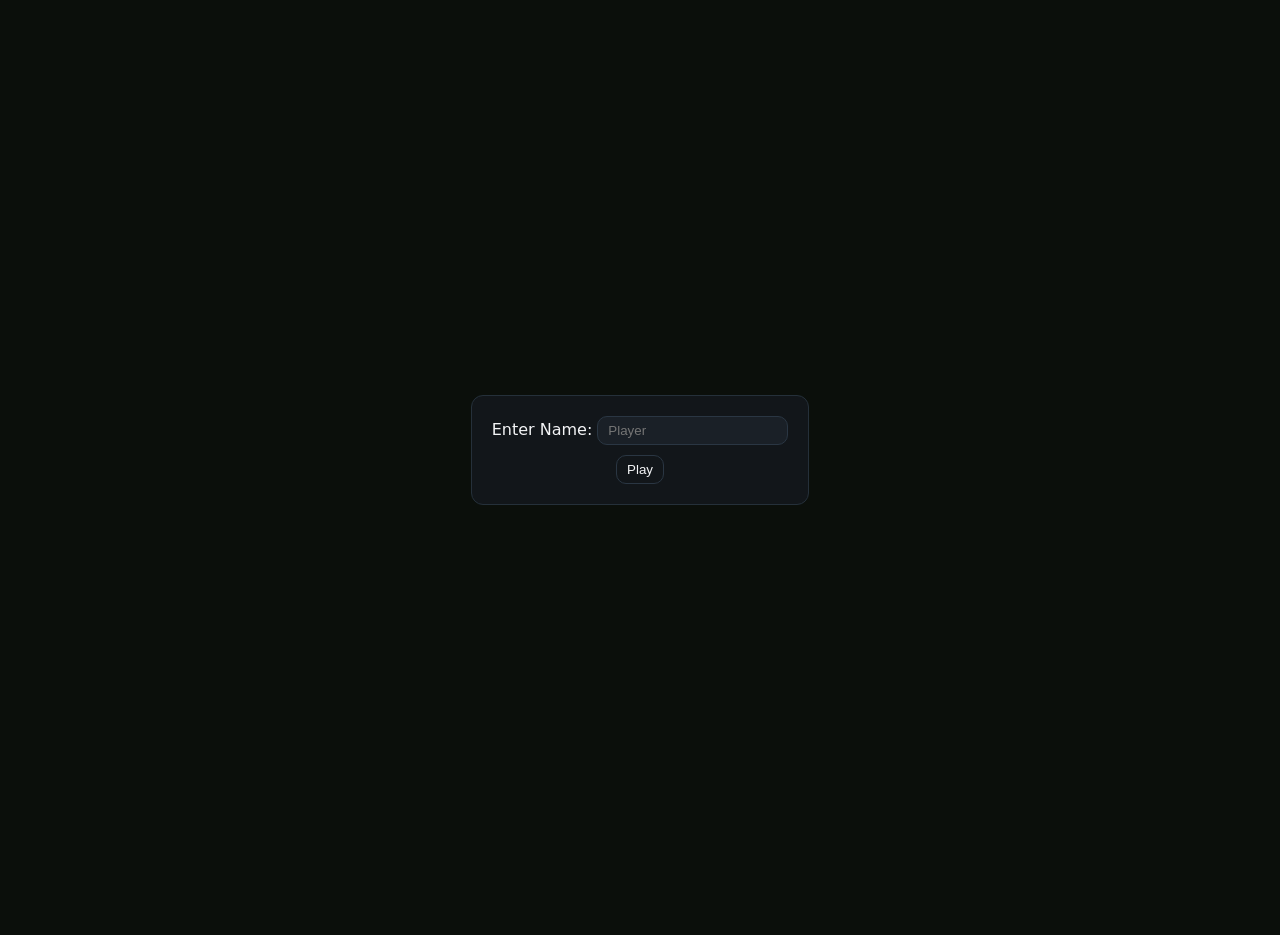
<file: index.html>
<!DOCTYPE html>
<html lang="en">
<head>
  <meta charset="UTF-8" />
  <meta name="viewport" content="width=device-width, initial-scale=1.0" />
  <title>Serpent Siege v3.5</title>
  <style>
    :root{--bg:#0b0f0b;--ink:#f3f4f6;--panel:#12161a;--panel2:#1a2027;--accent:#ef4444;--grass1:#0e2b14;--grass2:#103418;--grass3:#13401d;--white:#ffffff;--gold:#f59e0b;--muted:#9ca3af;--good:#22c55e;--bad:#ef4444}
    *{box-sizing:border-box}
    html,body{height:100%;overflow:hidden}
    body{margin:0;background:var(--bg);color:var(--ink);font-family:ui-rounded,system-ui,-apple-system,Segoe UI,Roboto,Helvetica,Arial,sans-serif;display:grid;place-items:center}
    .wrap{width:min(1140px,96vw)}
    header{display:flex;gap:12px;align-items:center;justify-content:space-between;margin:16px 0 10px}
    h1{margin:0;font-size:clamp(18px,2.4vw,28px)}
    .hud{display:flex;gap:10px;align-items:center;flex-wrap:wrap}
    .chip{background:var(--panel);border:1px solid #25303a;border-radius:12px;padding:6px 10px;display:flex;align-items:center;gap:8px;font-size:14px}
    .bar{position:relative;width:200px;height:10px;background:#1c2530;border:1px solid #283544;border-radius:999px;overflow:hidden}
    .bar>span{position:absolute;inset:0;width:100%;background:linear-gradient(90deg,#22c55e,#a3e635)}
    .btn{cursor:pointer;background:var(--panel);border:1px solid #2a3643;color:var(--ink);border-radius:10px;padding:6px 10px}
    .btn:hover{background:#1a222b}
    #gamePanel{background:var(--panel);border:1px solid #25303a;border-radius:16px;padding:12px;box-shadow:0 16px 60px rgba(0,0,0,.45)}
    canvas{image-rendering:pixelated;width:min(96vw,1140px);height:calc(min(96vw,1140px)*9/16);display:block;background:#0b0f0b;border-radius:12px}
    .row{display:flex;gap:10px;align-items:center;flex-wrap:wrap;margin-top:8px}
    input[type="text"]{background:var(--panel2);color:var(--ink);border:1px solid #2a3643;border-radius:10px;padding:6px 10px}
    table{width:100%;border-collapse:collapse;margin-top:8px;font-size:14px}
    th,td{padding:6px 8px;border-bottom:1px solid #25303a;text-align:left}
    footer{opacity:.8;font-size:12px;margin-top:10px}
    kbd{background:#1c2530;border:1px solid #2a3643;padding:2px 6px;border-radius:6px;font-family:ui-monospace,SFMono-Regular,Menlo,Consolas,monospace;font-size:11px}
    details{background:var(--panel);border:1px solid #25303a;border-radius:12px;padding:8px 12px;margin-top:8px}
    .pill{border-radius:999px;padding:2px 8px;font-size:12px}
    .pill.good{background:rgba(34,197,94,.15);border:1px solid rgba(34,197,94,.4)}
    .pill.bad{background:rgba(239,68,68,.15);border:1px solid rgba(239,68,68,.4)}
    .toast{position:fixed;bottom:12px;right:12px;background:#0f172a;color:#e2e8f0;border:1px solid #233045;border-radius:10px;padding:10px 12px;max-width:360px;box-shadow:0 8px 30px rgba(0,0,0,.4);display:none}
    #startOverlay{position:fixed;inset:0;display:flex;align-items:center;justify-content:center;background:var(--bg);z-index:999}
    #startOverlay .panel{background:var(--panel);border:1px solid #25303a;border-radius:12px;padding:20px;display:flex;gap:10px;flex-direction:column;align-items:center}
  </style>
</head>
<body>
  <div class="wrap">
    <header>
      <h1>🐁⚔️ Serpent Siege — Mouse vs. the Endless Snake</h1>
      <div class="hud">
        <div class="chip">Score: <span id="score">0</span></div>
        <div class="chip">Wave: <span id="wave">1</span></div>
        <div class="chip">Stamina <span class="bar"><span id="stamFill"></span></span></div>
        <button id="pauseBtn" class="btn">Pause</button>
        <button id="restart" class="btn">Restart</button>
      </div>
    </header>
    <div id="gamePanel">
      <canvas id="game" width="1280" height="720"></canvas>
      <div class="row">
        <label>Name: <input id="playerName" type="text" maxlength="12" placeholder="Player"/></label>
        <button id="saveName" class="btn">Save Name</button>
        <button id="runTests" class="btn">Run self‑tests (resets)</button>
        <span id="testSummary" class="pill" style="display:none"></span>
      </div>
      <div class="row" style="margin-top:2px;opacity:.85;font-size:13px">Move <kbd>WASD</kbd>/<kbd>Arrows</kbd> · Sprint <kbd>Shift</kbd> · Slash <kbd>Space</kbd> · Pause <kbd>P</kbd></div>
      <div class="row">
        <table>
          <thead><tr><th>#</th><th>Name</th><th>Score</th><th>Date</th></tr></thead>
          <tbody id="board"></tbody>
        </table>
      </div>
      <details>
        <summary>Notes</summary>
        <ul style="margin:6px 0 0 18px;line-height:1.5">
          <li>This game does not use wallets. External wallet errors are ignored.</li>
          <li>Self‑tests cover continuity, head step, body collision, stamina bounds, chasing, path fallback, wallet suppression, and growth.</li>
        </ul>
      </details>
    </div>
    <footer>Don’t touch the head. If the snake encloses you, you suffocate. Sever tail chunks for points; head lunges when close.</footer>
  </div>
  <div id="toast" class="toast"></div>
  <div id="startOverlay"><div class="panel"><label>Enter Name: <input id="startName" type="text" maxlength="12" placeholder="Player"/></label><button id="startBtn" class="btn">Play</button></div></div>
<script>
(()=>{
  const TILE=24,GRID_W=44,GRID_H=26,BORDER=1;const SNAKE_TICK=110,LUNGE_RANGE=3,LUNGE_SPEEDUP=.55;const SNAKE_GROW_ON_EAT=4,MICE_COUNT=3;const WALK_STEP_MS=175,SPRINT_STEP_MS=WALK_STEP_MS/2;const STAM_MAX=100,STAM_REGEN_PER_S=18,STAM_SPRINT_COST_PER_STEP=10,STAM_SLASH_COST=28;const SWORD_COOLDOWN=600,SLASH_TIME=250,SWORD_RANGE=2;const canvas=document.getElementById('game');const ctx=canvas.getContext('2d');const UI={score:document.getElementById('score'),wave:document.getElementById('wave'),stamFill:document.getElementById('stamFill'),pauseBtn:document.getElementById('pauseBtn'),restart:document.getElementById('restart'),name:document.getElementById('playerName'),saveName:document.getElementById('saveName'),board:document.getElementById('board'),runTests:document.getElementById('runTests'),testSummary:document.getElementById('testSummary'),toast:document.getElementById('toast'),startOverlay:document.getElementById('startOverlay'),startName:document.getElementById('startName'),startBtn:document.getElementById('startBtn')};
  UI.restart.style.display='none';
  const FIELD_W=GRID_W*TILE,FIELD_H=GRID_H*TILE,offsetX=Math.floor((canvas.width-FIELD_W)/2),offsetY=Math.floor((canvas.height-FIELD_H)/2);const DIRS={up:{x:0,y:-1},right:{x:1,y:0},down:{x:0,y:1},left:{x:-1,y:0}},DIR_LIST=[DIRS.up,DIRS.right,DIRS.down,DIRS.left];let rngSeed=Math.floor(Math.random()*1e9);const rand=()=>{let x=rngSeed^=rngSeed<<13;x^=x>>>17;x^=x<<5;rngSeed=x>>>0;return(rngSeed%1e6)/1e6};let keys=new Set();let lastMoveDir=DIRS.right;let score=0,wave=1,paused=false,gameOver=false,gameOverMsg='';const player={x:10,y:Math.floor(GRID_H*.5),facing:DIRS.right,name:'Player'};let playerAcc=0,slashAnimUntil=0,lastSlashAt=-9999,stamina=STAM_MAX;const snake={body:[],grow:0,speedMs:SNAKE_TICK,lungeUntil:0,strikeUntil:0};const foods=[];const within=(x,y)=>x>=BORDER&&y>=BORDER&&x<GRID_W-BORDER&&y<GRID_H-BORDER;const toKey=p=>p.x+","+p.y;const manhattan=(a,b)=>Math.abs(a.x-b.x)+Math.abs(a.y-b.y);const clamp=(v,min,max)=>Math.max(min,Math.min(max,v));const occupiedBySnake=(x,y)=>snake.body.some(s=>s.x===x&&s.y===y);
  function initSnake(){snake.body.length=0;const cx=Math.floor(GRID_W*.65),cy=Math.floor(GRID_H*.5);for(let i=0;i<12;i++)snake.body.push({x:cx-i,y:cy});snake.grow=0;snake.speedMs=SNAKE_TICK;snake.lungeUntil=0;snake.strikeUntil=0}
  function emptyAt(x,y){if(!within(x,y))return false;if(player.x===x&&player.y===y)return false;if(occupiedBySnake(x,y))return false;for(const f of foods){if(f.x===x&&f.y===y)return false}return true}
  function spawnFoods(n=MICE_COUNT){foods.length=0;for(let i=0;i<n;i++)placeFood()}
  function placeFood(){for(let t=0;t<1e3;t++){const x=BORDER+Math.floor(rand()*(GRID_W-2*BORDER));const y=BORDER+Math.floor(rand()*(GRID_H-2*BORDER));if(emptyAt(x,y)){foods.push({x,y});return}}}
  function heuristic(a,b){return Math.abs(a.x-b.x)+Math.abs(a.y-b.y)}
  function findPath(start,goal){const open=new Map(),came=new Map(),g=new Map(),f=new Map();const startK=toKey(start);open.set(startK,start);g.set(startK,0);f.set(startK,heuristic(start,goal));const blocked=new Set();for(let i=0;i<snake.body.length-1;i++)blocked.add(toKey(snake.body[i]));let steps=0;while(open.size&&steps++<2000){let curK,cur,bestF=1/0;for(const [k,p]of open){const fv=f.get(k)||1/0;if(fv<bestF){bestF=fv;cur=p;curK=k}}if(!cur)break;if(cur.x===goal.x&&cur.y===goal.y){let ck=curK,cp=cur;while(came.has(ck)){const pk=came.get(ck);const[px,py]=pk.split(',').map(Number);const pp={x:px,y:py};if(pp.x===start.x&&pp.y===start.y)return cp;ck=pk;cp=pp}return cp}open.delete(curK);const neigh=DIR_LIST.map(d=>({x:cur.x+d.x,y:cur.y+d.y})).filter(p=>within(p.x,p.y)&&!blocked.has(toKey(p)));for(const nb of neigh){const nk=toKey(nb);const tentative=(g.get(curK)||1/0)+1;if(tentative<(g.get(nk)||1/0)){came.set(nk,curK);g.set(nk,tentative);f.set(nk,tentative+heuristic(nb,goal));open.set(nk,nb)}}}const dirs=DIR_LIST.slice().sort((a,b)=>heuristic({x:start.x+a.x,y:start.y+a.y},goal)-heuristic({x:start.x+b.x,y:start.y+b.y},goal));for(const d of dirs){const nx=start.x+d.x,ny=start.y+d.y;const k=toKey({x:nx,y:ny});if(within(nx,ny)&&!blocked.has(k))return{x:nx,y:ny}}return{x:start.x,y:start.y}}
  document.addEventListener('keydown',e=>{keys.add(e.code);if(['ArrowUp','ArrowDown','ArrowLeft','ArrowRight'].includes(e.code))e.preventDefault();if(e.code==='Space'){e.preventDefault();trySlash()}if(e.code==='KeyP'){togglePause()}});document.addEventListener('keyup',e=>{keys.delete(e.code)});UI.pauseBtn.addEventListener('click',togglePause);UI.restart.addEventListener('click',reset);UI.saveName.addEventListener('click',saveName);UI.runTests.addEventListener('click',()=>{paused=true;runSelfTests()});UI.startBtn.addEventListener('click',startGame);
  let lastTime=performance.now(),accSnake=0,pendingDeath=null;
  function update(dt){const now=performance.now();if(pendingDeath){if(now>=pendingDeath.at){endGame(pendingDeath.msg);pendingDeath=null}return}if(!(isSprinting()&&stamina>0)&&now-lastSlashAt>SLASH_TIME){stamina=clamp(stamina+(STAM_REGEN_PER_S*dt/1e3),0,STAM_MAX)}playerAcc+=dt;const stepMs=(isSprinting()&&stamina>0)?SPRINT_STEP_MS:WALK_STEP_MS;while(playerAcc>=stepMs){playerAcc-=stepMs;stepPlayer();if(isSprinting()&&stamina>0)stamina=clamp(stamina-STAM_SPRINT_COST_PER_STEP,0,STAM_MAX)}UI.stamFill.style.width=(stamina/STAM_MAX*100).toFixed(0)+'%';const head=snake.body[0];if(manhattan(head,player)<=LUNGE_RANGE){snake.lungeUntil=now+600}if(manhattan(head,player)<=1){killPlayer('The head snapped you up.');return}accSnake+=dt;const speed=(now<snake.lungeUntil)?Math.max(60,snake.speedMs*LUNGE_SPEEDUP):snake.speedMs;while(accSnake>=speed){accSnake-=speed;stepSnake();eatCheck();if(hitHead()){killPlayer('The head snapped you up.');return}if(checkEnclosed()){endGame('No escape. The serpent enclosed you.');return}}}
  function stepPlayer(){const dir=inputDir();if(!dir)return;player.facing=dir;lastMoveDir=dir;const nx=clamp(player.x+dir.x,BORDER,GRID_W-1-BORDER);const ny=clamp(player.y+dir.y,BORDER,GRID_H-1-BORDER);if(occupiedBySnake(nx,ny))return;player.x=nx;player.y=ny}
  function inputDir(){if(keys.has('ArrowUp')||keys.has('KeyW'))return DIRS.up;if(keys.has('ArrowDown')||keys.has('KeyS'))return DIRS.down;if(keys.has('ArrowLeft')||keys.has('KeyA'))return DIRS.left;if(keys.has('ArrowRight')||keys.has('KeyD'))return DIRS.right;return null}
  function isSprinting(){return keys.has('ShiftLeft')||keys.has('ShiftRight')}
  function trySlash(){const now=performance.now();if(now-lastSlashAt<SWORD_COOLDOWN)return;if(stamina<STAM_SLASH_COST)return;stamina=clamp(stamina-STAM_SLASH_COST,0,STAM_MAX);lastSlashAt=now;slashAnimUntil=now+SLASH_TIME;const dir=player.facing||lastMoveDir||DIRS.right;const hitTiles=[];for(let r=1;r<=SWORD_RANGE;r++)hitTiles.push({x:player.x+dir.x*r,y:player.y+dir.y*r});let hitIdx=-1;for(let i=1;i<snake.body.length;i++){const seg=snake.body[i];if(hitTiles.some(t=>t.x===seg.x&&t.y===seg.y)){hitIdx=i;break}}if(hitIdx>0){const cutLen=snake.body.length-hitIdx;snake.body.splice(hitIdx);const bonus=cutLen+Math.floor(cutLen*cutLen/10);addScore(bonus);slashBurst(hitTiles[0].x,hitTiles[0].y,cutLen)}}
  function stepSnake(){const head=snake.body[0];let target=foods[0],best=1/0;for(const f of foods){const d=Math.abs(f.x-head.x)+Math.abs(f.y-head.y);if(d<best){best=d;target=f}}if(!target){placeFood();target=foods[0]}const distPlayer=manhattan(head,player);if(snake.body.length>=18&&distPlayer<=6){const wraps=DIR_LIST.map(d=>({x:player.x+d.x,y:player.y+d.y}));for(const w of wraps){if(within(w.x,w.y)&&!occupiedBySnake(w.x,w.y)){target=w;break}}}let next=findPath(head,target);if(next.x===head.x&&next.y===head.y){const dirs=DIR_LIST.slice().sort((a,b)=>heuristic({x:head.x+a.x,y:head.y+a.y},target)-heuristic({x:head.x+b.x,y:head.y+b.y},target));for(const d of dirs){const nx=head.x+d.x,ny=head.y+d.y;if(within(nx,ny)&&!snake.body.slice(0,-1).some(s=>s.x===nx&&s.y===ny)){next={x:nx,y:ny};break}}}const dx=Math.sign(next.x-head.x),dy=Math.sign(next.y-head.y);const nx=head.x+dx,ny=head.y+dy;snake.body.unshift({x:nx,y:ny});if(snake.grow>0)snake.grow--;else snake.body.pop()}
  function eatCheck(){const head=snake.body[0];for(let i=0;i<foods.length;i++)if(foods[i].x===head.x&&foods[i].y===head.y){foods.splice(i,1);snake.grow+=SNAKE_GROW_ON_EAT;placeFood();break}}
  function hitHead(){const head=snake.body[0];return manhattan(head,player)<=1}
  function checkEnclosed(){const visited=new Set();const q=[{x:player.x,y:player.y}];const blocked=new Set(snake.body.map(s=>toKey(s)));while(q.length){const p=q.shift();const k=toKey(p);if(visited.has(k))continue;visited.add(k);if(p.x===BORDER||p.y===BORDER||p.x===GRID_W-1-BORDER||p.y===GRID_H-1-BORDER)return false;for(const d of DIR_LIST){const nx=p.x+d.x,ny=p.y+d.y;const nk=nx+","+ny;if(within(nx,ny)&&!blocked.has(nk)&&!visited.has(nk))q.push({x:nx,y:ny})}if(visited.size>GRID_W*GRID_H)break}return true}
  function draw(){ctx.clearRect(0,0,canvas.width,canvas.height);drawFrame();drawGrass();foods.forEach(f=>drawFood(f.x,f.y));drawSnake();drawPlayer();drawSlash();if(gameOver)drawOverlay(gameOverMsg)}
  function drawFrame(){ctx.save();ctx.translate(offsetX,offsetY);ctx.strokeStyle='#22303a';ctx.lineWidth=2;roundRect(ctx,0,0,FIELD_W,FIELD_H,10);ctx.stroke();ctx.restore()}
  function drawGrass(){ctx.save();ctx.translate(offsetX,offsetY);for(let x=BORDER;x<GRID_W-BORDER;x++){for(let y=BORDER;y<GRID_H-BORDER;y++){const r=(x*73856093^y*19349663)&3;let c=r===0?getVar('--grass1'):r===1?getVar('--grass2'):getVar('--grass3');ctx.fillStyle=shade(c,(r-1)*6);ctx.fillRect(x*TILE,y*TILE,TILE,TILE);ctx.globalAlpha=.08;ctx.fillStyle='#ffffff';ctx.fillRect(x*TILE+6,y*TILE+5,1,1);ctx.fillRect(x*TILE+14,y*TILE+11,1,1);ctx.globalAlpha=1}}ctx.restore()}
  function drawFood(x,y){ctx.save();ctx.translate(offsetX+x*TILE,offsetY+y*TILE);pixelCircle(10,12,5,'#ffffff');pixelCircle(16,11,3,'#ffffff');ctx.fillStyle='#ffffff';ctx.fillRect(4,12,6,1);ctx.restore()}
  function drawSnake(){ctx.save();ctx.translate(offsetX,offsetY);const path=new Path2D();for(let i=0;i<snake.body.length;i++){const s=snake.body[i];const cx=s.x*TILE+TILE/2,cy=s.y*TILE+TILE/2;if(i===0)path.moveTo(cx,cy);else path.lineTo(cx,cy)}const bodyWidth=TILE*.74;ctx.strokeStyle='rgba(239,68,68,0.16)';ctx.lineWidth=bodyWidth*1.3;ctx.lineCap='round';ctx.lineJoin='round';ctx.stroke(path);const grad=ctx.createLinearGradient(0,0,FIELD_W,FIELD_H);grad.addColorStop(0,'#b91c1c');grad.addColorStop(1,'#ef4444');ctx.strokeStyle=grad;ctx.lineWidth=bodyWidth;ctx.lineCap='round';ctx.lineJoin='round';ctx.stroke(path);ctx.setLineDash([6,6]);ctx.lineDashOffset=(performance.now()/90)%12;ctx.strokeStyle='rgba(255,255,255,0.18)';ctx.lineWidth=bodyWidth*.89;ctx.stroke(path);ctx.setLineDash([]);const head=snake.body[0];const hx=head.x*TILE+TILE/2,hy=head.y*TILE+TILE/2;const striking=performance.now()<snake.strikeUntil;const hr=striking?bodyWidth*.75:bodyWidth*.55;pixelCircleAbs(hx,hy,hr,'#ef4444');pixelCircleAbs(hx,hy,TILE*.38,'#ef4444');pixelCircleAbs(hx-4,hy-3,3,'#0b0f0b');pixelCircleAbs(hx+4,hy-3,3,'#0b0f0b');const tail=snake.body[snake.body.length-1];const tx=tail.x*TILE+TILE/2,ty=tail.y*TILE+TILE/2;pixelCircleAbs(tx,ty,TILE*.28,'#991b1b');ctx.restore()}
  function drawPlayer(){const x=offsetX+player.x*TILE,y=offsetY+player.y*TILE;ctx.save();ctx.translate(x,y);ctx.globalAlpha=.35;pixelEllipse(12,18,10,4,'#000');ctx.globalAlpha=1;pixelCircle(12,12,9,'#d1d5db');pixelCircle(12,12,8,'#000000');pixelCircle(6,6,3,'#111111');pixelCircle(18,6,3,'#111111');ctx.fillStyle='#f3f4f6';ctx.fillRect(14,12,1,1);const d=player.facing||lastMoveDir||DIRS.right;ctx.save();if(d===DIRS.up)ctx.rotate(-Math.PI/2);else if(d===DIRS.down)ctx.rotate(Math.PI/2);else if(d===DIRS.left)ctx.scale(-1,1);ctx.fillStyle='#4b5563';ctx.fillRect(2,-2,6,3);ctx.fillStyle='#f59e0b';ctx.fillRect(8,-3,3,5);for(let i=0;i<28;i++){const yy=Math.round(Math.sin(i/18)*1.5);ctx.fillStyle='#d1d5db';ctx.fillRect(11+i,-2+yy,1,3)}ctx.globalAlpha=.7;ctx.fillStyle='#ffffff';for(let i=0;i<28;i+=3){const yy=Math.round(Math.sin(i/5)*1.5);ctx.fillRect(11+i,-1+yy,1,1)}ctx.globalAlpha=1;ctx.restore();ctx.restore()}
  function drawSlash(){const now=performance.now();if(now>slashAnimUntil)return;const t=1-(slashAnimUntil-now)/SLASH_TIME;const d=player.facing||lastMoveDir||DIRS.right;const angle=dirAngle(d);const cx=offsetX+player.x*TILE+TILE/2,cy=offsetY+player.y*TILE+TILE/2;ctx.save();ctx.translate(cx,cy);ctx.rotate(angle);ctx.globalCompositeOperation='lighter';ctx.globalAlpha=.25+.35*t;ctx.strokeStyle='#ffffff';ctx.lineWidth=TILE*.9*(1-t*.4);ctx.beginPath();ctx.arc(0,0,TILE*.9,-.7,.7);ctx.stroke();ctx.globalCompositeOperation='source-over';ctx.globalAlpha=1;ctx.restore()}
  const particles=[];function slashBurst(tx,ty,count){for(let i=0;i<Math.min(18,Math.ceil(count/2));i++){particles.push({x:tx*TILE+TILE/2+offsetX,y:ty*TILE+TILE/2+offsetY,vx:(rand()-.5)*3,vy:(rand()-.5)*3,life:500+rand()*300})}}
  function drawParticles(dt){for(let i=particles.length-1;i>=0;i--){const p=particles[i];p.life-=dt;if(p.life<=0){particles.splice(i,1);continue}p.x+=p.vx;p.y+=p.vy;p.vy+=.02;const a=Math.max(0,Math.min(1,p.life/700));ctx.fillStyle=`rgba(255,255,255,${a})`;ctx.fillRect(p.x,p.y,2,2)}}
  function drawOverlay(msg){ctx.save();ctx.fillStyle='rgba(0,0,0,.55)';ctx.fillRect(0,0,canvas.width,canvas.height);ctx.fillStyle='#f3f4f6';ctx.textAlign='center';ctx.font='28px ui-rounded,system-ui,sans-serif';ctx.fillText('GAME OVER',canvas.width/2,canvas.height/2-8);ctx.font='16px ui-rounded,system-ui,sans-serif';ctx.fillStyle='#cbd5e1';wrapText(ctx,msg,canvas.width/2,canvas.height/2+18,560,20);ctx.restore()}
  const LS_KEY='serpent_siege_scores_v1';
  function saveName(){const n=UI.name.value.trim();if(n){player.name=n;localStorage.setItem('serpent_name',n)}renderBoard()}
  function loadName(){const n=localStorage.getItem('serpent_name');if(n){player.name=n;UI.name.value=n;UI.startName.value=n}}
  function saveScore(){const list=JSON.parse(localStorage.getItem(LS_KEY)||'[]');list.push({name:player.name||'Player',score,at:Date.now()});list.sort((a,b)=>b.score-a.score);const top=list.slice(0,20);localStorage.setItem(LS_KEY,JSON.stringify(top));renderBoard()}
  function renderBoard(){const list=JSON.parse(localStorage.getItem(LS_KEY)||'[]');UI.board.innerHTML=list.map((r,i)=>`<tr><td>${i+1}</td><td>${escapeHtml(r.name)}</td><td>${r.score}</td><td>${new Date(r.at).toLocaleDateString()}</td></tr>`).join('')}
  function escapeHtml(s){return s.replace(/[&<>"']/g,m=>({"&":"&amp;","<":"&lt;",">":"&gt;","\"":"&quot;","'":"&#39;"}[m]))}
  function togglePause(){paused=!paused;UI.pauseBtn.textContent=paused?'Resume':'Pause'}
  function addScore(n){score+=n;UI.score.textContent=score}
  function killPlayer(msg){const now=performance.now();snake.strikeUntil=now+250;pendingDeath={msg,at:now+250}}
  function endGame(msg){gameOver=true;gameOverMsg=msg;saveScore();UI.restart.style.display='inline-block'}
  function loop(t){const dt=t-lastTime;lastTime=t;if(!paused&&!gameOver){update(dt)}draw();drawParticles(dt);requestAnimationFrame(loop)}
  function roundRect(ctx,x,y,w,h,r){ctx.beginPath();ctx.moveTo(x+r,y);ctx.arcTo(x+w,y,x+w,y+h,r);ctx.arcTo(x+w,y+h,x,y+h,r);ctx.arcTo(x,y+h,x,y,r);ctx.arcTo(x,y,x+w,y,r);ctx.closePath()}
  function pixelCircle(cx,cy,r,color){ctx.fillStyle=color;for(let y=-r;y<=r;y++){for(let x=-r;x<=r;x++){if(x*x+y*y<=r*r)ctx.fillRect(cx+x,cy+y,1,1)}}}
  function pixelCircleAbs(ax,ay,r,color){ctx.save();ctx.beginPath();ctx.fillStyle=color;ctx.arc(ax,ay,r,0,Math.PI*2);ctx.fill();ctx.restore()}
  function pixelEllipse(cx,cy,rx,ry,color){ctx.fillStyle=color;for(let y=-ry;y<=ry;y++){for(let x=-rx;x<=rx;x++){if((x*x)/(rx*rx)+(y*y)/(ry*ry)<=1)ctx.fillRect(cx+x,cy+y,1,1)}}}
  function wrapText(ctx,text,x,y,maxWidth,lineHeight){const words=text.split(' ');let line='';let yy=y;for(let n=0;n<words.length;n++){const test=line+words[n]+' ';if(ctx.measureText(test).width>maxWidth&&n>0){ctx.fillText(line,x,yy);line=words[n]+' ';yy+=lineHeight}else line=test}ctx.fillText(line,x,yy)}
  function dirAngle(d){if(d===DIRS.right)return 0;if(d===DIRS.down)return Math.PI/2;if(d===DIRS.left)return Math.PI;return -Math.PI/2}
  function getVar(v){return getComputedStyle(document.documentElement).getPropertyValue(v).trim()}
  function shade(hex,amt){const c=parseInt(hex.replace('#',''),16);let r=(c>>16)&255,g=(c>>8)&255,b=c&255;r=clamp(r+amt,0,255);g=clamp(g+amt,0,255);b=clamp(b+amt,0,255);return`rgb(${r},${g},${b})`}
  function runSelfTests(){const prevName=player.name;const prevScores=localStorage.getItem(LS_KEY);reset();const results=[];results.push(test('snake contiguous',()=>{for(let i=1;i<snake.body.length;i++){if(manhattan(snake.body[i-1],snake.body[i])!==1)return false}return true}));results.push(test('head moves 1 tile per step',()=>{const before={...snake.body[0]};stepSnake();const after=snake.body[0];return manhattan(before,after)===1}));results.push(test('player blocked by body',()=>{const seg=snake.body[Math.floor(snake.body.length/2)];player.x=seg.x-1;player.y=seg.y;keys.clear();keys.add('ArrowRight');const px=player.x,py=player.y;stepPlayer();keys.delete('ArrowRight');return player.x===px&&player.y===py}));results.push(test('stamina clamp on slash',()=>{stamina=5;lastSlashAt=-9999;trySlash();return stamina>=0&&stamina<=STAM_MAX}));results.push(test('chase reaches food',()=>{foods.length=0;snake.body.length=0;for(let i=0;i<6;i++)snake.body.push({x:5-i,y:5});foods.push({x:20,y:5});let guard=0;while(!(snake.body[0].x===20&&snake.body[0].y===5)&&guard++<60){stepSnake()}return snake.body[0].x===20&&snake.body[0].y===5}));results.push(test('path fallback makes progress',()=>{foods.length=0;snake.body.length=0;snake.body.push({x:10,y:10},{x:9,y:10},{x:8,y:10});const start={...snake.body[0]};const goal={x:12,y:10};const nxt=findPath(start,goal);return !(nxt.x===start.x&&nxt.y===start.y)}));results.push(test('wallet error suppressed',()=>suppressExternal({message:'Failed to connect to MetaMask'})===true));results.push(test('growth after eating',()=>{reset();foods.length=0;const h=snake.body[0];foods.push({x:h.x+1,y:h.y});const len0=snake.body.length;stepSnake();eatCheck();for(let i=0;i<SNAKE_GROW_ON_EAT;i++){stepSnake()}return snake.body.length===len0+SNAKE_GROW_ON_EAT}));const ok=results.every(r=>r.pass);showTestSummary(ok,results);player.name=prevName;if(prevScores)localStorage.setItem(LS_KEY,prevScores);reset();paused=false}
  function test(name,fn){let pass=false,err='';try{pass=!!fn()}catch(e){pass=false;err=String(e.message||e)}return{name,pass,err}}
  function showTestSummary(ok,results){const pill=UI.testSummary;pill.style.display='inline-block';pill.textContent=ok?`Self‑tests passed (${results.length}/${results.length})`:`Self‑tests failed (${results.filter(r=>r.pass).length}/${results.length})`;pill.className='pill '+(ok?'good':'bad')}
  function reset(){score=0;wave=1;UI.score.textContent='0';UI.wave.textContent='1';gameOver=false;gameOverMsg='';pendingDeath=null;lastSlashAt=-9999;slashAnimUntil=0;stamina=STAM_MAX;playerAcc=0;player.x=10;player.y=Math.floor(GRID_H*.5);player.facing=DIRS.right;lastMoveDir=DIRS.right;paused=false;UI.restart.style.display='none';initSnake();spawnFoods(MICE_COUNT)}
  function startGame(){const n=UI.startName.value.trim();if(!n)return;player.name=n;UI.name.value=n;localStorage.setItem('serpent_name',n);UI.startOverlay.style.display='none';keys.clear();reset();lastTime=performance.now();requestAnimationFrame(t=>{lastTime=t;requestAnimationFrame(loop)})}
  loadName();renderBoard();
  function suppressExternal(e){const s=(e&&(e.message||e.reason||''))+'';return /metamask|ethereum/i.test(s)}
  window.addEventListener('error',e=>{if(suppressExternal(e)){e.preventDefault&&e.preventDefault();e.stopImmediatePropagation&&e.stopImmediatePropagation();return true}},true)
  window.addEventListener('unhandledrejection',e=>{if(suppressExternal(e)){e.preventDefault&&e.preventDefault();e.stopImmediatePropagation&&e.stopImmediatePropagation();return true}},true)
  window.onerror=function(msg){if(/metamask|ethereum/i.test(String(msg)))return true}
})();
</script>
</body>
</html>
</file>
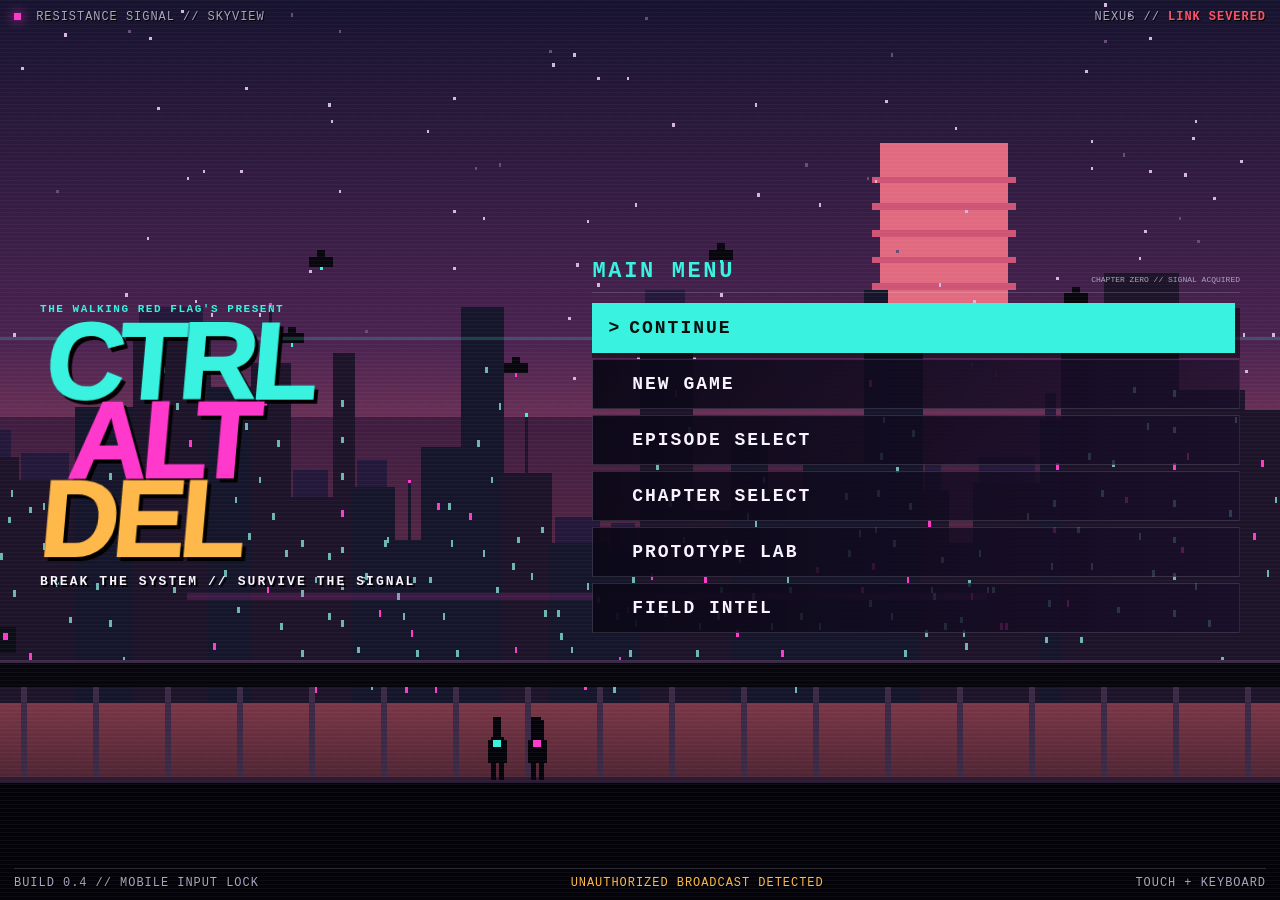
<file: ctrl-alt-del/index.html>
<!DOCTYPE html>
<html lang="en">
<head>
  <meta charset="UTF-8" />
  <meta name="viewport" content="width=device-width, initial-scale=1" />
  <meta http-equiv="refresh" content="0; url=play.html" />
  <meta name="theme-color" content="#080610" />
  <title>CTRL ALT DEL</title>
  <style>
    html,body{margin:0;width:100%;height:100%;display:grid;place-items:center;background:#080610;color:#39f2df;font-family:monospace}a{color:#ff39cb}
  </style>
</head>
<body>
  <p>LOADING RESISTANCE SIGNAL… <a href="play.html">ENTER</a></p>
  <script>location.replace('play.html');</script>
</body>
</html>
</file>
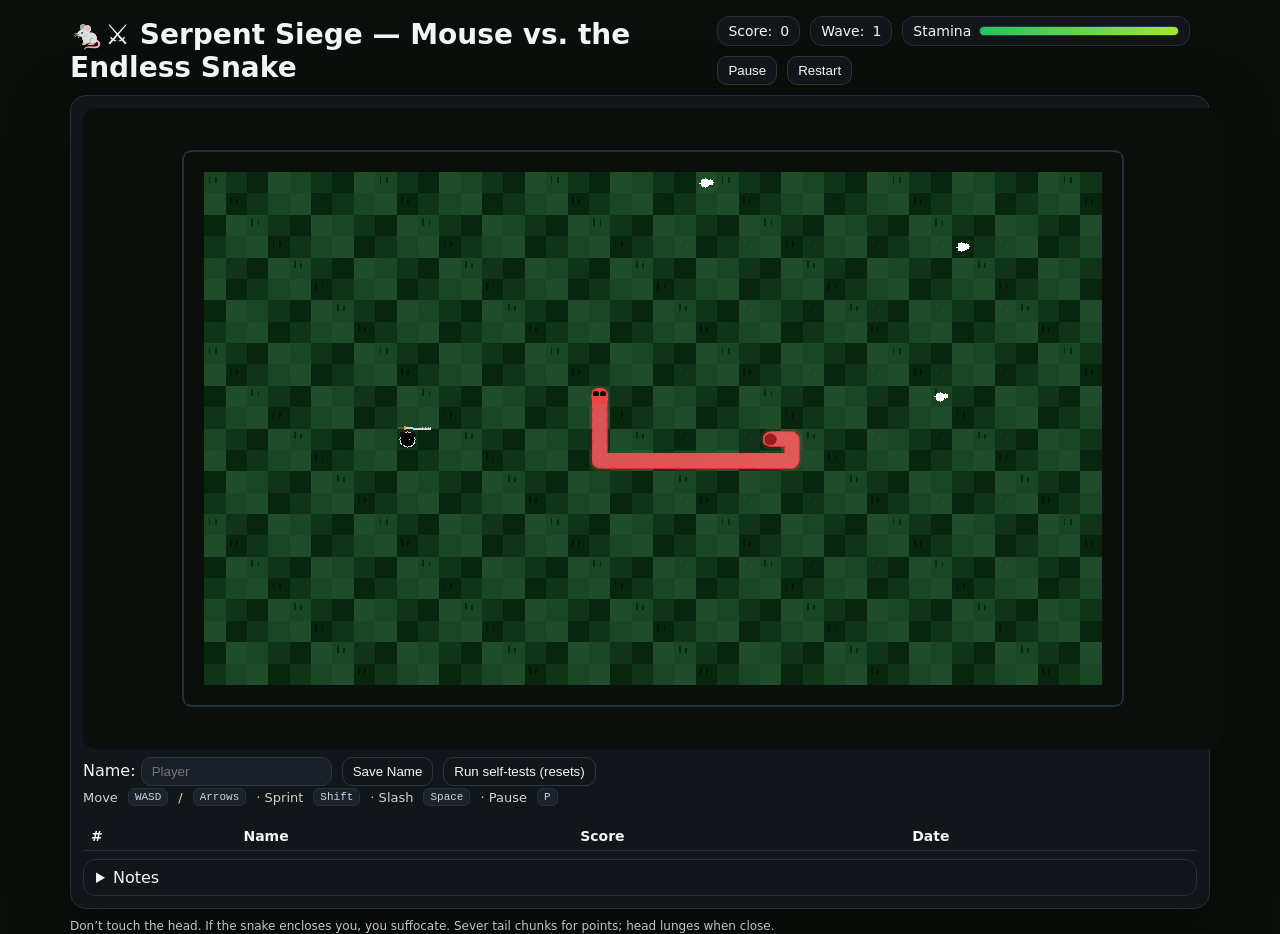
<file: serpent_siege_v_3_fix_head_join_stamina_only_body_collision_faster_walk.html>
<!DOCTYPE html>
<html lang="en">
<head>
  <meta charset="UTF-8" />
  <meta name="viewport" content="width=device-width, initial-scale=1.0" />
  <title>Serpent Siege v3.5</title>
  <style>
    :root{--bg:#0b0f0b;--ink:#f3f4f6;--panel:#12161a;--panel2:#1a2027;--accent:#ef4444;--grass1:#0e2b14;--grass2:#103418;--grass3:#13401d;--white:#ffffff;--gold:#f59e0b;--muted:#9ca3af;--good:#22c55e;--bad:#ef4444}
    *{box-sizing:border-box}
    html,body{height:100%}
    body{margin:0;background:var(--bg);color:var(--ink);font-family:ui-rounded,system-ui,-apple-system,Segoe UI,Roboto,Helvetica,Arial,sans-serif;display:grid;place-items:center}
    .wrap{width:min(1140px,96vw)}
    header{display:flex;gap:12px;align-items:center;justify-content:space-between;margin:16px 0 10px}
    h1{margin:0;font-size:clamp(18px,2.4vw,28px)}
    .hud{display:flex;gap:10px;align-items:center;flex-wrap:wrap}
    .chip{background:var(--panel);border:1px solid #25303a;border-radius:12px;padding:6px 10px;display:flex;align-items:center;gap:8px;font-size:14px}
    .bar{position:relative;width:200px;height:10px;background:#1c2530;border:1px solid #283544;border-radius:999px;overflow:hidden}
    .bar>span{position:absolute;inset:0;width:100%;background:linear-gradient(90deg,#22c55e,#a3e635)}
    .btn{cursor:pointer;background:var(--panel);border:1px solid #2a3643;color:var(--ink);border-radius:10px;padding:6px 10px}
    .btn:hover{background:#1a222b}
    #gamePanel{background:var(--panel);border:1px solid #25303a;border-radius:16px;padding:12px;box-shadow:0 16px 60px rgba(0,0,0,.45)}
    canvas{image-rendering:pixelated;width:min(96vw,1140px);height:calc(min(96vw,1140px)*9/16);display:block;background:#0b0f0b;border-radius:12px}
    .row{display:flex;gap:10px;align-items:center;flex-wrap:wrap;margin-top:8px}
    input[type="text"]{background:var(--panel2);color:var(--ink);border:1px solid #2a3643;border-radius:10px;padding:6px 10px}
    table{width:100%;border-collapse:collapse;margin-top:8px;font-size:14px}
    th,td{padding:6px 8px;border-bottom:1px solid #25303a;text-align:left}
    footer{opacity:.8;font-size:12px;margin-top:10px}
    kbd{background:#1c2530;border:1px solid #2a3643;padding:2px 6px;border-radius:6px;font-family:ui-monospace,SFMono-Regular,Menlo,Consolas,monospace;font-size:11px}
    details{background:var(--panel);border:1px solid #25303a;border-radius:12px;padding:8px 12px;margin-top:8px}
    .pill{border-radius:999px;padding:2px 8px;font-size:12px}
    .pill.good{background:rgba(34,197,94,.15);border:1px solid rgba(34,197,94,.4)}
    .pill.bad{background:rgba(239,68,68,.15);border:1px solid rgba(239,68,68,.4)}
    .toast{position:fixed;bottom:12px;right:12px;background:#0f172a;color:#e2e8f0;border:1px solid #233045;border-radius:10px;padding:10px 12px;max-width:360px;box-shadow:0 8px 30px rgba(0,0,0,.4);display:none}
  </style>
</head>
<body>
  <div class="wrap">
    <header>
      <h1>🐁⚔️ Serpent Siege — Mouse vs. the Endless Snake</h1>
      <div class="hud">
        <div class="chip">Score: <span id="score">0</span></div>
        <div class="chip">Wave: <span id="wave">1</span></div>
        <div class="chip">Stamina <span class="bar"><span id="stamFill"></span></span></div>
        <button id="pauseBtn" class="btn">Pause</button>
        <button id="restart" class="btn">Restart</button>
      </div>
    </header>
    <div id="gamePanel">
      <canvas id="game" width="1280" height="720"></canvas>
      <div class="row">
        <label>Name: <input id="playerName" type="text" maxlength="12" placeholder="Player"/></label>
        <button id="saveName" class="btn">Save Name</button>
        <button id="runTests" class="btn">Run self‑tests (resets)</button>
        <span id="testSummary" class="pill" style="display:none"></span>
      </div>
      <div class="row" style="margin-top:2px;opacity:.85;font-size:13px">Move <kbd>WASD</kbd>/<kbd>Arrows</kbd> · Sprint <kbd>Shift</kbd> · Slash <kbd>Space</kbd> · Pause <kbd>P</kbd></div>
      <div class="row">
        <table>
          <thead><tr><th>#</th><th>Name</th><th>Score</th><th>Date</th></tr></thead>
          <tbody id="board"></tbody>
        </table>
      </div>
      <details>
        <summary>Notes</summary>
        <ul style="margin:6px 0 0 18px;line-height:1.5">
          <li>This game does not use wallets. External wallet errors are ignored.</li>
          <li>Self‑tests cover continuity, head step, body collision, stamina bounds, chasing, path fallback, wallet suppression, and growth.</li>
        </ul>
      </details>
    </div>
    <footer>Don’t touch the head. If the snake encloses you, you suffocate. Sever tail chunks for points; head lunges when close.</footer>
  </div>
  <div id="toast" class="toast"></div>
<script>
(()=>{
  const TILE=24,GRID_W=44,GRID_H=26,BORDER=1;const SNAKE_TICK=110,LUNGE_RANGE=3,LUNGE_SPEEDUP=.55;const SNAKE_GROW_ON_EAT=4,MICE_COUNT=3;const WALK_STEP_MS=175,SPRINT_STEP_MS=WALK_STEP_MS/2;const STAM_MAX=100,STAM_REGEN_PER_S=18,STAM_SPRINT_COST_PER_STEP=10,STAM_SLASH_COST=28;const SWORD_COOLDOWN=600,SLASH_TIME=250,SWORD_RANGE=2;const canvas=document.getElementById('game');const ctx=canvas.getContext('2d');const UI={score:document.getElementById('score'),wave:document.getElementById('wave'),stamFill:document.getElementById('stamFill'),pauseBtn:document.getElementById('pauseBtn'),restart:document.getElementById('restart'),name:document.getElementById('playerName'),saveName:document.getElementById('saveName'),board:document.getElementById('board'),runTests:document.getElementById('runTests'),testSummary:document.getElementById('testSummary'),toast:document.getElementById('toast')};
  const FIELD_W=GRID_W*TILE,FIELD_H=GRID_H*TILE,offsetX=Math.floor((canvas.width-FIELD_W)/2),offsetY=Math.floor((canvas.height-FIELD_H)/2);const DIRS={up:{x:0,y:-1},right:{x:1,y:0},down:{x:0,y:1},left:{x:-1,y:0}},DIR_LIST=[DIRS.up,DIRS.right,DIRS.down,DIRS.left];let rngSeed=Math.floor(Math.random()*1e9);const rand=()=>{let x=rngSeed^=rngSeed<<13;x^=x>>>17;x^=x<<5;rngSeed=x>>>0;return(rngSeed%1e6)/1e6};let keys=new Set();let lastMoveDir=DIRS.right;let score=0,wave=1,paused=false,gameOver=false,gameOverMsg='';const player={x:10,y:Math.floor(GRID_H*.5),facing:DIRS.right,name:'Player'};let playerAcc=0,slashAnimUntil=0,lastSlashAt=-9999,stamina=STAM_MAX;const snake={body:[],grow:0,speedMs:SNAKE_TICK,lungeUntil:0};const foods=[];const within=(x,y)=>x>=BORDER&&y>=BORDER&&x<GRID_W-BORDER&&y<GRID_H-BORDER;const toKey=p=>p.x+","+p.y;const manhattan=(a,b)=>Math.abs(a.x-b.x)+Math.abs(a.y-b.y);const clamp=(v,min,max)=>Math.max(min,Math.min(max,v));const occupiedBySnake=(x,y)=>snake.body.some(s=>s.x===x&&s.y===y);
  function initSnake(){snake.body.length=0;const cx=Math.floor(GRID_W*.65),cy=Math.floor(GRID_H*.5);for(let i=0;i<12;i++)snake.body.push({x:cx-i,y:cy});snake.grow=0;snake.speedMs=SNAKE_TICK;snake.lungeUntil=0}
  function emptyAt(x,y){if(!within(x,y))return false;if(player.x===x&&player.y===y)return false;if(occupiedBySnake(x,y))return false;for(const f of foods){if(f.x===x&&f.y===y)return false}return true}
  function spawnFoods(n=MICE_COUNT){foods.length=0;for(let i=0;i<n;i++)placeFood()}
  function placeFood(){for(let t=0;t<1e3;t++){const x=BORDER+Math.floor(rand()*(GRID_W-2*BORDER));const y=BORDER+Math.floor(rand()*(GRID_H-2*BORDER));if(emptyAt(x,y)){const now=performance.now();foods.push({x,y,spawnAt:now,walkAt:now+600+rand()*1500});return}}}
  function stepFoods(now){for(const f of foods){if(now>=f.walkAt){const dirs=DIR_LIST.slice().sort(()=>rand()-.5);for(const d of dirs){const nx=f.x+d.x,ny=f.y+d.y;if(emptyAt(nx,ny)){f.x=nx;f.y=ny;break}}f.walkAt=now+900+rand()*2000}}}
  function heuristic(a,b){return Math.abs(a.x-b.x)+Math.abs(a.y-b.y)}
  function findPath(start,goal){const open=new Map(),came=new Map(),g=new Map(),f=new Map();const startK=toKey(start);open.set(startK,start);g.set(startK,0);f.set(startK,heuristic(start,goal));const blocked=new Set();for(let i=0;i<snake.body.length-1;i++)blocked.add(toKey(snake.body[i]));let steps=0;while(open.size&&steps++<2000){let curK,cur,bestF=1/0;for(const [k,p]of open){const fv=f.get(k)||1/0;if(fv<bestF){bestF=fv;cur=p;curK=k}}if(!cur)break;if(cur.x===goal.x&&cur.y===goal.y){let ck=curK,cp=cur;while(came.has(ck)){const pk=came.get(ck);const[px,py]=pk.split(',').map(Number);const pp={x:px,y:py};if(pp.x===start.x&&pp.y===start.y)return cp;ck=pk;cp=pp}return cp}open.delete(curK);const neigh=DIR_LIST.map(d=>({x:cur.x+d.x,y:cur.y+d.y})).filter(p=>within(p.x,p.y)&&!blocked.has(toKey(p)));for(const nb of neigh){const nk=toKey(nb);const tentative=(g.get(curK)||1/0)+1;if(tentative<(g.get(nk)||1/0)){came.set(nk,curK);g.set(nk,tentative);f.set(nk,tentative+heuristic(nb,goal));open.set(nk,nb)}}}const dirs=DIR_LIST.slice().sort((a,b)=>heuristic({x:start.x+a.x,y:start.y+a.y},goal)-heuristic({x:start.x+b.x,y:start.y+b.y},goal));for(const d of dirs){const nx=start.x+d.x,ny=start.y+d.y;const k=toKey({x:nx,y:ny});if(within(nx,ny)&&!blocked.has(k))return{x:nx,y:ny}}return{x:start.x,y:start.y}}
  document.addEventListener('keydown',e=>{keys.add(e.code);if(e.code==='Space'){e.preventDefault();trySlash()}if(e.code==='KeyP'){togglePause()}});document.addEventListener('keyup',e=>{keys.delete(e.code)});UI.pauseBtn.addEventListener('click',togglePause);UI.restart.addEventListener('click',reset);UI.saveName.addEventListener('click',saveName);UI.runTests.addEventListener('click',()=>{paused=true;runSelfTests()});
  let lastTime=performance.now(),accSnake=0;
  function update(dt){const now=performance.now();stepFoods(now);if(!(isSprinting()&&stamina>0)&&now-lastSlashAt>SLASH_TIME){stamina=clamp(stamina+(STAM_REGEN_PER_S*dt/1e3),0,STAM_MAX)}playerAcc+=dt;const stepMs=(isSprinting()&&stamina>0)?SPRINT_STEP_MS:WALK_STEP_MS;while(playerAcc>=stepMs){playerAcc-=stepMs;stepPlayer();if(isSprinting()&&stamina>0)stamina=clamp(stamina-STAM_SPRINT_COST_PER_STEP,0,STAM_MAX)}UI.stamFill.style.width=(stamina/STAM_MAX*100).toFixed(0)+'%';const head=snake.body[0];if(manhattan(head,player)<=LUNGE_RANGE){snake.lungeUntil=now+600}accSnake+=dt;const speed=(now<snake.lungeUntil)?Math.max(60,snake.speedMs*LUNGE_SPEEDUP):snake.speedMs;while(accSnake>=speed){accSnake-=speed;stepSnake();eatCheck();if(hitHead()){endGame('The head struck you like lightning.');return}if(checkEnclosed()){endGame('No escape. The serpent enclosed you.');return}}}
  function stepPlayer(){const dir=inputDir();if(!dir)return;player.facing=dir;lastMoveDir=dir;const nx=clamp(player.x+dir.x,BORDER,GRID_W-1-BORDER);const ny=clamp(player.y+dir.y,BORDER,GRID_H-1-BORDER);if(occupiedBySnake(nx,ny))return;player.x=nx;player.y=ny}
  function inputDir(){if(keys.has('ArrowUp')||keys.has('KeyW'))return DIRS.up;if(keys.has('ArrowDown')||keys.has('KeyS'))return DIRS.down;if(keys.has('ArrowLeft')||keys.has('KeyA'))return DIRS.left;if(keys.has('ArrowRight')||keys.has('KeyD'))return DIRS.right;return null}
  function isSprinting(){return keys.has('ShiftLeft')||keys.has('ShiftRight')}
  function trySlash(){const now=performance.now();if(now-lastSlashAt<SWORD_COOLDOWN)return;if(stamina<STAM_SLASH_COST)return;stamina=clamp(stamina-STAM_SLASH_COST,0,STAM_MAX);lastSlashAt=now;slashAnimUntil=now+SLASH_TIME;const dir=player.facing||lastMoveDir||DIRS.right;const hitTiles=[];for(let r=1;r<=SWORD_RANGE;r++)hitTiles.push({x:player.x+dir.x*r,y:player.y+dir.y*r});let hitIdx=-1;for(let i=1;i<snake.body.length;i++){const seg=snake.body[i];if(hitTiles.some(t=>t.x===seg.x&&t.y===seg.y)){hitIdx=i;break}}if(hitIdx>0){const cutLen=snake.body.length-hitIdx;snake.body.splice(hitIdx);const bonus=cutLen+Math.floor(cutLen*cutLen/10);addScore(bonus);slashBurst(hitTiles[0].x,hitTiles[0].y,cutLen)}}
  function stepSnake(){const head=snake.body[0];let target=foods[0],best=1/0;for(const f of foods){const d=Math.abs(f.x-head.x)+Math.abs(f.y-head.y);if(d<best){best=d;target=f}}if(!target){placeFood();target=foods[0]}let next=findPath(head,target);if(next.x===head.x&&next.y===head.y){const dirs=DIR_LIST.slice().sort((a,b)=>heuristic({x:head.x+a.x,y:head.y+a.y},target)-heuristic({x:head.x+b.x,y:head.y+b.y},target));for(const d of dirs){const nx=head.x+d.x,ny=head.y+d.y;if(within(nx,ny)&&!snake.body.slice(0,-1).some(s=>s.x===nx&&s.y===ny)){next={x:nx,y:ny};break}}}const dx=Math.sign(next.x-head.x),dy=Math.sign(next.y-head.y);const nx=head.x+dx,ny=head.y+dy;snake.body.unshift({x:nx,y:ny});if(snake.grow>0)snake.grow--;else snake.body.pop()}
  function eatCheck(){const head=snake.body[0];for(let i=0;i<foods.length;i++)if(foods[i].x===head.x&&foods[i].y===head.y){foods.splice(i,1);snake.grow+=SNAKE_GROW_ON_EAT;placeFood();break}}
  function hitHead(){const head=snake.body[0];return head.x===player.x&&head.y===player.y}
  function checkEnclosed(){const visited=new Set();const q=[{x:player.x,y:player.y}];const blocked=new Set(snake.body.map(s=>toKey(s)));while(q.length){const p=q.shift();const k=toKey(p);if(visited.has(k))continue;visited.add(k);if(p.x===BORDER||p.y===BORDER||p.x===GRID_W-1-BORDER||p.y===GRID_H-1-BORDER)return false;for(const d of DIR_LIST){const nx=p.x+d.x,ny=p.y+d.y;const nk=nx+","+ny;if(within(nx,ny)&&!blocked.has(nk)&&!visited.has(nk))q.push({x:nx,y:ny})}if(visited.size>GRID_W*GRID_H)break}return true}
  function draw(){ctx.clearRect(0,0,canvas.width,canvas.height);drawFrame();drawGrass();foods.forEach(drawFood);drawSnake();drawPlayer();drawSlash();if(gameOver)drawOverlay(gameOverMsg)}
  function drawFrame(){ctx.save();ctx.translate(offsetX,offsetY);ctx.strokeStyle='#22303a';ctx.lineWidth=2;roundRect(ctx,0,0,FIELD_W,FIELD_H,10);ctx.stroke();ctx.restore()}
  function drawGrass(){ctx.save();ctx.translate(offsetX,offsetY);for(let x=BORDER;x<GRID_W-BORDER;x++){for(let y=BORDER;y<GRID_H-BORDER;y++){const r=(x*73856093^y*19349663)&3;let c=r===0?getVar('--grass1'):r===1?getVar('--grass2'):getVar('--grass3');ctx.fillStyle=shade(c,(r-1)*6);ctx.fillRect(x*TILE,y*TILE,TILE,TILE);ctx.globalAlpha=.08;ctx.fillStyle='#ffffff';ctx.fillRect(x*TILE+6,y*TILE+5,1,1);ctx.fillRect(x*TILE+14,y*TILE+11,1,1);ctx.globalAlpha=1;const r2=(x*1234577^y*7654321)&7;if(r2===0){ctx.fillStyle=shade(c,-18);ctx.fillRect(x*TILE+5,y*TILE+4,2,8);ctx.fillRect(x*TILE+12,y*TILE+6,2,6)}}}ctx.restore()}
  function drawFood(f){ctx.save();const t=Math.min(1,(performance.now()-(f.spawnAt||0))/300);const off=(1-t)*TILE;ctx.translate(offsetX+f.x*TILE,offsetY+f.y*TILE+off);pixelCircle(10,12,5,'#ffffff');pixelCircle(16,11,3,'#ffffff');ctx.fillStyle='#ffffff';ctx.fillRect(4,12,6,1);ctx.restore()}
  function drawSnake(){ctx.save();ctx.translate(offsetX,offsetY);const path=new Path2D();for(let i=0;i<snake.body.length;i++){const s=snake.body[i];const cx=s.x*TILE+TILE/2,cy=s.y*TILE+TILE/2;if(i===0)path.moveTo(cx,cy);else path.lineTo(cx,cy)}const bodyWidth=TILE*.74;ctx.strokeStyle='rgba(239,68,68,0.16)';ctx.lineWidth=bodyWidth*1.3;ctx.lineCap='round';ctx.lineJoin='round';ctx.stroke(path);const grad=ctx.createLinearGradient(0,0,FIELD_W,FIELD_H);grad.addColorStop(0,'#b91c1c');grad.addColorStop(1,'#ef4444');ctx.strokeStyle=grad;ctx.lineWidth=bodyWidth;ctx.lineCap='round';ctx.lineJoin='round';ctx.stroke(path);ctx.setLineDash([6,6]);ctx.lineDashOffset=(performance.now()/90)%12;ctx.strokeStyle='rgba(255,255,255,0.18)';ctx.lineWidth=bodyWidth*.89;ctx.stroke(path);ctx.setLineDash([]);const head=snake.body[0];const hx=head.x*TILE+TILE/2,hy=head.y*TILE+TILE/2;pixelCircleAbs(hx,hy,bodyWidth*.55,'#ef4444');pixelCircleAbs(hx,hy,TILE*.38,'#ef4444');pixelCircleAbs(hx-4,hy-3,3,'#0b0f0b');pixelCircleAbs(hx+4,hy-3,3,'#0b0f0b');const tail=snake.body[snake.body.length-1];const tx=tail.x*TILE+TILE/2,ty=tail.y*TILE+TILE/2;pixelCircleAbs(tx,ty,TILE*.28,'#991b1b');ctx.restore()}
  function drawPlayer(){const x=offsetX+player.x*TILE,y=offsetY+player.y*TILE;ctx.save();ctx.translate(x,y);ctx.globalAlpha=.35;pixelEllipse(12,18,10,4,'#000');ctx.globalAlpha=1;pixelCircle(12,12,9,'#d1d5db');pixelCircle(12,12,8,'#000000');pixelCircle(6,6,3,'#111111');pixelCircle(18,6,3,'#111111');ctx.fillStyle='#f3f4f6';ctx.fillRect(14,12,1,1);const d=player.facing||lastMoveDir||DIRS.right;ctx.save();if(d===DIRS.up)ctx.rotate(-Math.PI/2);else if(d===DIRS.down)ctx.rotate(Math.PI/2);else if(d===DIRS.left)ctx.scale(-1,1);ctx.fillStyle='#4b5563';ctx.fillRect(2,-2,6,3);ctx.fillStyle='#f59e0b';ctx.fillRect(8,-3,3,5);for(let i=0;i<28;i++){const yy=Math.round(Math.sin(i/18)*1.5);ctx.fillStyle='#d1d5db';ctx.fillRect(11+i,-2+yy,1,3)}ctx.globalAlpha=.7;ctx.fillStyle='#ffffff';for(let i=0;i<28;i+=3){const yy=Math.round(Math.sin(i/5)*1.5);ctx.fillRect(11+i,-1+yy,1,1)}ctx.globalAlpha=1;ctx.restore();ctx.restore()}
  function drawSlash(){const now=performance.now();if(now>slashAnimUntil)return;const t=1-(slashAnimUntil-now)/SLASH_TIME;const d=player.facing||lastMoveDir||DIRS.right;const angle=dirAngle(d);const cx=offsetX+player.x*TILE+TILE/2,cy=offsetY+player.y*TILE+TILE/2;ctx.save();ctx.translate(cx,cy);ctx.rotate(angle);ctx.globalCompositeOperation='lighter';ctx.globalAlpha=.25+.35*t;ctx.strokeStyle='#ffffff';ctx.lineWidth=TILE*.9*(1-t*.4);ctx.beginPath();ctx.arc(0,0,TILE*.9,-.7,.7);ctx.stroke();ctx.globalCompositeOperation='source-over';ctx.globalAlpha=1;ctx.restore()}
  const particles=[];function slashBurst(tx,ty,count){for(let i=0;i<Math.min(18,Math.ceil(count/2));i++){particles.push({x:tx*TILE+TILE/2+offsetX,y:ty*TILE+TILE/2+offsetY,vx:(rand()-.5)*3,vy:(rand()-.5)*3,life:500+rand()*300})}}
  function drawParticles(dt){for(let i=particles.length-1;i>=0;i--){const p=particles[i];p.life-=dt;if(p.life<=0){particles.splice(i,1);continue}p.x+=p.vx;p.y+=p.vy;p.vy+=.02;const a=Math.max(0,Math.min(1,p.life/700));ctx.fillStyle=`rgba(255,255,255,${a})`;ctx.fillRect(p.x,p.y,2,2)}}
  function drawOverlay(msg){ctx.save();ctx.fillStyle='rgba(0,0,0,.55)';ctx.fillRect(0,0,canvas.width,canvas.height);ctx.fillStyle='#f3f4f6';ctx.textAlign='center';ctx.font='28px ui-rounded,system-ui,sans-serif';ctx.fillText('GAME OVER',canvas.width/2,canvas.height/2-8);ctx.font='16px ui-rounded,system-ui,sans-serif';ctx.fillStyle='#cbd5e1';wrapText(ctx,msg,canvas.width/2,canvas.height/2+18,560,20);ctx.restore()}
  const LS_KEY='serpent_siege_scores_v1';
  function saveName(){const n=UI.name.value.trim();if(n){player.name=n;localStorage.setItem('serpent_name',n)}renderBoard()}
  function loadName(){const n=localStorage.getItem('serpent_name');if(n){player.name=n;UI.name.value=n}}
  function saveScore(){const list=JSON.parse(localStorage.getItem(LS_KEY)||'[]');list.push({name:player.name||'Player',score,at:Date.now()});list.sort((a,b)=>b.score-a.score);const top=list.slice(0,20);localStorage.setItem(LS_KEY,JSON.stringify(top));renderBoard()}
  function renderBoard(){const list=JSON.parse(localStorage.getItem(LS_KEY)||'[]');UI.board.innerHTML=list.map((r,i)=>`<tr><td>${i+1}</td><td>${escapeHtml(r.name)}</td><td>${r.score}</td><td>${new Date(r.at).toLocaleDateString()}</td></tr>`).join('')}
  function escapeHtml(s){return s.replace(/[&<>"']/g,m=>({"&":"&amp;","<":"&lt;",">":"&gt;","\"":"&quot;","'":"&#39;"}[m]))}
  function togglePause(){paused=!paused;UI.pauseBtn.textContent=paused?'Resume':'Pause'}
  function addScore(n){score+=n;UI.score.textContent=score}
  function endGame(msg){gameOver=true;gameOverMsg=msg;saveScore()}
  function loop(t){const dt=t-lastTime;lastTime=t;if(!paused&&!gameOver){update(dt)}draw();drawParticles(dt);requestAnimationFrame(loop)}
  function roundRect(ctx,x,y,w,h,r){ctx.beginPath();ctx.moveTo(x+r,y);ctx.arcTo(x+w,y,x+w,y+h,r);ctx.arcTo(x+w,y+h,x,y+h,r);ctx.arcTo(x,y+h,x,y,r);ctx.arcTo(x,y,x+w,y,r);ctx.closePath()}
  function pixelCircle(cx,cy,r,color){ctx.fillStyle=color;for(let y=-r;y<=r;y++){for(let x=-r;x<=r;x++){if(x*x+y*y<=r*r)ctx.fillRect(cx+x,cy+y,1,1)}}}
  function pixelCircleAbs(ax,ay,r,color){ctx.save();ctx.beginPath();ctx.fillStyle=color;ctx.arc(ax,ay,r,0,Math.PI*2);ctx.fill();ctx.restore()}
  function pixelEllipse(cx,cy,rx,ry,color){ctx.fillStyle=color;for(let y=-ry;y<=ry;y++){for(let x=-rx;x<=rx;x++){if((x*x)/(rx*rx)+(y*y)/(ry*ry)<=1)ctx.fillRect(cx+x,cy+y,1,1)}}}
  function wrapText(ctx,text,x,y,maxWidth,lineHeight){const words=text.split(' ');let line='';let yy=y;for(let n=0;n<words.length;n++){const test=line+words[n]+' ';if(ctx.measureText(test).width>maxWidth&&n>0){ctx.fillText(line,x,yy);line=words[n]+' ';yy+=lineHeight}else line=test}ctx.fillText(line,x,yy)}
  function dirAngle(d){if(d===DIRS.right)return 0;if(d===DIRS.down)return Math.PI/2;if(d===DIRS.left)return Math.PI;return -Math.PI/2}
  function getVar(v){return getComputedStyle(document.documentElement).getPropertyValue(v).trim()}
  function shade(hex,amt){const c=parseInt(hex.replace('#',''),16);let r=(c>>16)&255,g=(c>>8)&255,b=c&255;r=clamp(r+amt,0,255);g=clamp(g+amt,0,255);b=clamp(b+amt,0,255);return`rgb(${r},${g},${b})`}
  function runSelfTests(){const prevName=player.name;const prevScores=localStorage.getItem(LS_KEY);reset();const results=[];results.push(test('snake contiguous',()=>{for(let i=1;i<snake.body.length;i++){if(manhattan(snake.body[i-1],snake.body[i])!==1)return false}return true}));results.push(test('head moves 1 tile per step',()=>{const before={...snake.body[0]};stepSnake();const after=snake.body[0];return manhattan(before,after)===1}));results.push(test('player blocked by body',()=>{const seg=snake.body[Math.floor(snake.body.length/2)];player.x=seg.x-1;player.y=seg.y;keys.clear();keys.add('ArrowRight');const px=player.x,py=player.y;stepPlayer();keys.delete('ArrowRight');return player.x===px&&player.y===py}));results.push(test('stamina clamp on slash',()=>{stamina=5;lastSlashAt=-9999;trySlash();return stamina>=0&&stamina<=STAM_MAX}));results.push(test('chase reaches food',()=>{foods.length=0;snake.body.length=0;for(let i=0;i<6;i++)snake.body.push({x:5-i,y:5});foods.push({x:20,y:5});let guard=0;while(!(snake.body[0].x===20&&snake.body[0].y===5)&&guard++<60){stepSnake()}return snake.body[0].x===20&&snake.body[0].y===5}));results.push(test('path fallback makes progress',()=>{foods.length=0;snake.body.length=0;snake.body.push({x:10,y:10},{x:9,y:10},{x:8,y:10});const start={...snake.body[0]};const goal={x:12,y:10};const nxt=findPath(start,goal);return !(nxt.x===start.x&&nxt.y===start.y)}));results.push(test('wallet error suppressed',()=>suppressExternal({message:'Failed to connect to MetaMask'})===true));results.push(test('growth after eating',()=>{reset();foods.length=0;const h=snake.body[0];foods.push({x:h.x+1,y:h.y});const len0=snake.body.length;stepSnake();eatCheck();for(let i=0;i<SNAKE_GROW_ON_EAT;i++){stepSnake()}return snake.body.length===len0+SNAKE_GROW_ON_EAT}));const ok=results.every(r=>r.pass);showTestSummary(ok,results);player.name=prevName;if(prevScores)localStorage.setItem(LS_KEY,prevScores);reset();paused=false}
  function test(name,fn){let pass=false,err='';try{pass=!!fn()}catch(e){pass=false;err=String(e.message||e)}return{name,pass,err}}
  function showTestSummary(ok,results){const pill=UI.testSummary;pill.style.display='inline-block';pill.textContent=ok?`Self‑tests passed (${results.length}/${results.length})`:`Self‑tests failed (${results.filter(r=>r.pass).length}/${results.length})`;pill.className='pill '+(ok?'good':'bad')}
  function reset(){score=0;wave=1;UI.score.textContent='0';UI.wave.textContent='1';gameOver=false;gameOverMsg='';lastSlashAt=-9999;slashAnimUntil=0;stamina=STAM_MAX;playerAcc=0;player.x=10;player.y=Math.floor(GRID_H*.5);player.facing=DIRS.right;lastMoveDir=DIRS.right;initSnake();spawnFoods(MICE_COUNT)}
  loadName();renderBoard();reset();lastTime=performance.now();requestAnimationFrame(t=>{lastTime=t;requestAnimationFrame(loop)})
  function suppressExternal(e){const s=(e&&(e.message||e.reason||''))+'';return /metamask|ethereum/i.test(s)}
  window.addEventListener('error',e=>{if(suppressExternal(e)){e.preventDefault&&e.preventDefault();e.stopImmediatePropagation&&e.stopImmediatePropagation();return true}},true)
  window.addEventListener('unhandledrejection',e=>{if(suppressExternal(e)){e.preventDefault&&e.preventDefault();e.stopImmediatePropagation&&e.stopImmediatePropagation();return true}},true)
  window.onerror=function(msg){if(/metamask|ethereum/i.test(String(msg)))return true}
})();
</script>
</body>
</html>
</file>
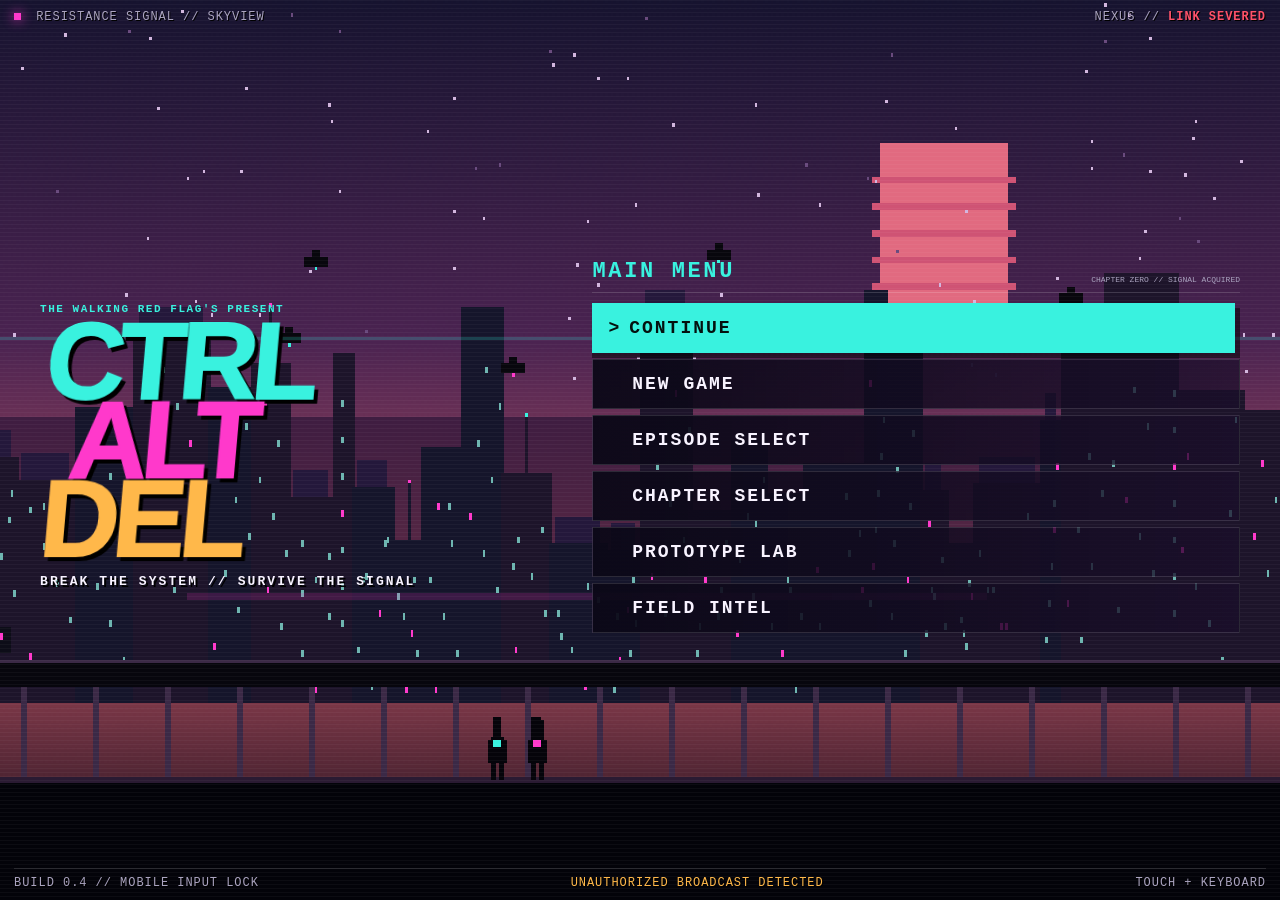
<file: ctrl-alt-del/play.html>
<!DOCTYPE html>
<html lang="en">
<head>
  <meta charset="UTF-8" />
  <meta name="viewport" content="width=device-width, initial-scale=1, viewport-fit=cover, user-scalable=no" />
  <meta name="theme-color" content="#080610" />
  <meta name="apple-mobile-web-app-capable" content="yes" />
  <meta name="apple-mobile-web-app-status-bar-style" content="black-translucent" />
  <title>CTRL ALT DEL — Chapter One</title>
  <link rel="stylesheet" href="play.css?v=0.4.0" />
</head>
<body>
  <div id="rotateGate" class="rotate-gate" aria-hidden="true">
    <div class="rotate-icon">LANDSCAPE</div>
    <strong>ROTATE DEVICE</strong>
    <span>CTRL ALT DEL is built for horizontal play.</span>
  </div>

  <canvas id="wallpaper" width="480" height="270" aria-hidden="true"></canvas>
  <div class="crt" aria-hidden="true"></div>

  <main id="menuRoot" class="menu-root">
    <header class="hud-top">
      <div><span class="pulse"></span> RESISTANCE SIGNAL // SKYVIEW</div>
      <div>NEXUS // <b>LINK SEVERED</b></div>
    </header>

    <section class="hero">
      <div class="brand-block">
        <div class="overline">THE WALKING RED FLAG'S PRESENT</div>
        <h1><span>CTRL</span><span>ALT</span><span>DEL</span></h1>
        <div class="subline">BREAK THE SYSTEM // SURVIVE THE SIGNAL</div>
      </div>

      <div id="menuPanel" class="menu-panel"></div>
    </section>

    <footer class="hud-bottom">
      <span>BUILD 0.4 // MOBILE INPUT LOCK</span>
      <span id="statusText">UNAUTHORIZED BROADCAST DETECTED</span>
      <span>TOUCH + KEYBOARD</span>
    </footer>
  </main>

  <section id="modePicker" class="mode-picker hidden" aria-label="Chapter one prototype selector">
    <div class="glitch-card">
      <div class="glitch-kicker">ROUTING ERROR // CHAPTER ONE</div>
      <h2>TWO COMBAT ROUTES DETECTED</h2>
      <p>Play the main run-and-gun campaign style, or enter a NEXUS first-person simulation.</p>
      <div class="mode-grid">
        <button class="mode-card platformer" data-mode="platformer">
          <span class="mode-number">01</span>
          <strong>RUN-AND-GUN</strong>
          <small>main campaign style // move, jump, shoot and punch</small>
          <span class="mini-scene scene-platformer" aria-hidden="true"></span>
        </button>
        <button class="mode-card fps" data-mode="fps">
          <span class="mode-number">02</span>
          <strong>NEXUS FPS</strong>
          <small>Doom-style mission // move, look, shoot and punch</small>
          <span class="mini-scene scene-fps" aria-hidden="true"></span>
        </button>
      </div>
      <button id="pickerBack" class="text-button">&lt; RETURN TO CHAPTER ARCHIVE</button>
    </div>
  </section>

  <section id="gameShell" class="game-shell hidden" aria-label="Playable prototype">
    <div class="game-frame">
      <div class="game-topbar">
        <div>
          <button id="exitGame" class="exit-button" aria-label="Exit game">EXIT</button>
          <span id="gameTitle">SIMULATION</span>
        </div>
        <div id="gameMeta">CHAPTER ONE // INTRO</div>
      </div>
      <canvas id="gameCanvas" width="480" height="270" aria-label="Game prototype canvas"></canvas>
      <div id="touchControls" class="touch-controls"></div>
      <div id="gameMessage" class="game-message hidden"></div>
    </div>
  </section>

  <script src="prototypes.js?v=0.4.0"></script>
  <script src="play.js?v=0.4.0"></script>
</body>
</html>
</file>
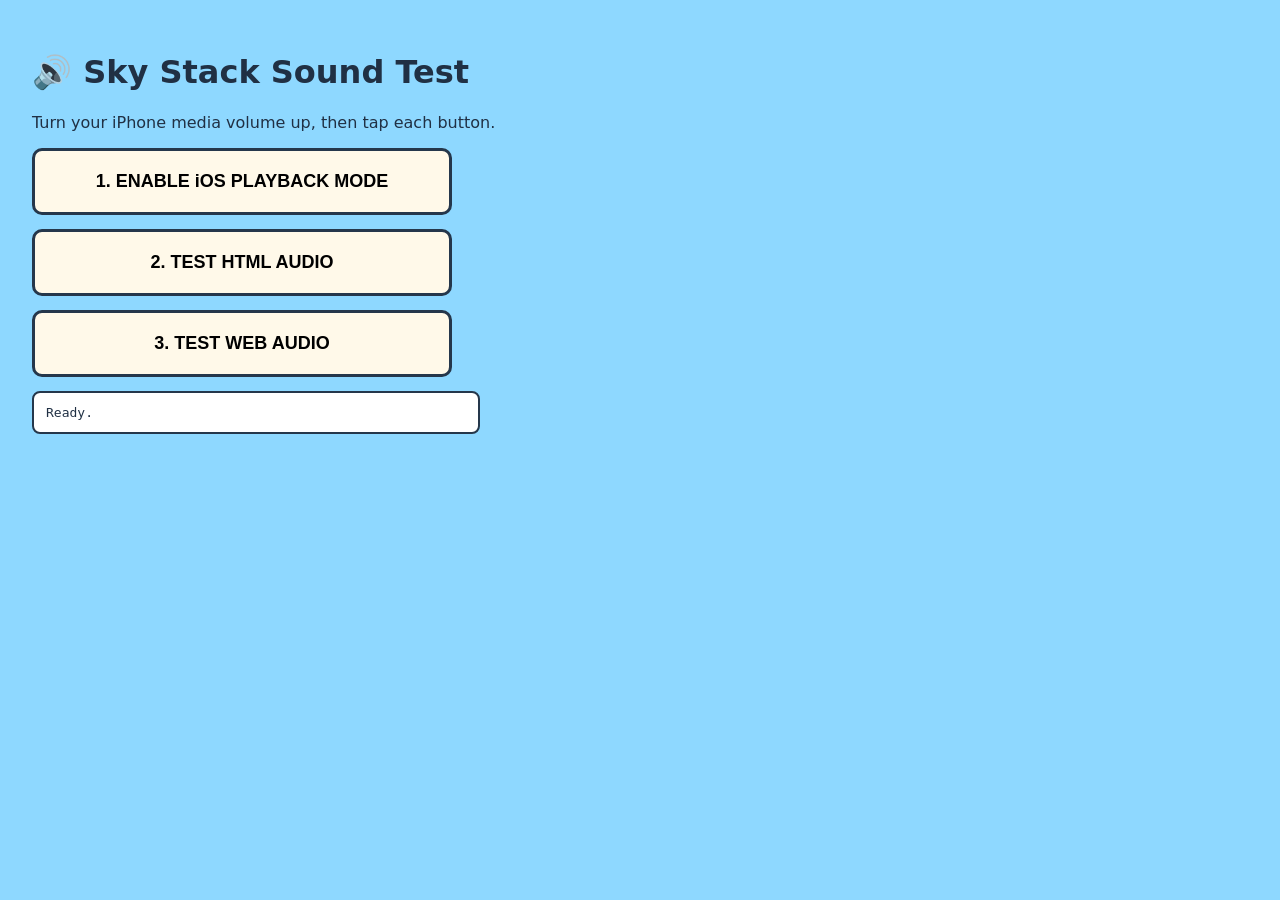
<file: sky-stack/sound-test.html>
<!doctype html><html><head><meta charset="utf-8"><meta name="viewport" content="width=device-width,initial-scale=1,viewport-fit=cover"><title>Sky Stack Sound Test</title><style>body{font-family:system-ui;background:#8ed8ff;color:#203044;padding:24px}button{display:block;width:100%;max-width:420px;margin:14px 0;padding:20px;font-size:18px;font-weight:800;border:3px solid #25374b;border-radius:10px;background:#fff9e9}.ok{background:#caffc8}.bad{background:#ffcaca}pre{white-space:pre-wrap;background:#fff;padding:12px;border:2px solid #25374b;border-radius:8px;max-width:420px}</style></head><body><h1>🔊 Sky Stack Sound Test</h1><p>Turn your iPhone media volume up, then tap each button.</p><button id="session">1. ENABLE iOS PLAYBACK MODE</button><button id="html">2. TEST HTML AUDIO</button><button id="web">3. TEST WEB AUDIO</button><pre id="log">Ready.</pre><script>const log=document.getElementById('log');function say(s){log.textContent+='\n'+s}function wav(freq=660,dur=.5){let sr=22050,n=Math.floor(sr*dur),b=new ArrayBuffer(44+n*2),v=new DataView(b),w=(o,s)=>{for(let i=0;i<s.length;i++)v.setUint8(o+i,s.charCodeAt(i))};w(0,'RIFF');v.setUint32(4,36+n*2,true);w(8,'WAVEfmt ');v.setUint32(16,16,true);v.setUint16(20,1,true);v.setUint16(22,1,true);v.setUint32(24,sr,true);v.setUint32(28,sr*2,true);v.setUint16(32,2,true);v.setUint16(34,16,true);w(36,'data');v.setUint32(40,n*2,true);for(let i=0;i<n;i++){let e=Math.min(1,i/100)*Math.min(1,(n-i)/300),s=Math.sin(2*Math.PI*freq*i/sr)*.8*e;v.setInt16(44+i*2,s*32767,true)}return URL.createObjectURL(new Blob([b],{type:'audio/wav'}))}const src=wav();session.onclick=()=>{try{if('audioSession'in navigator){navigator.audioSession.type='playback';say('audioSession supported → type='+navigator.audioSession.type);session.className='ok'}else{say('navigator.audioSession NOT supported in this browser');session.className='bad'}}catch(e){say('audioSession error: '+e);session.className='bad'}};html.onclick=async()=>{try{if('audioSession'in navigator)navigator.audioSession.type='playback';let a=new Audio();a.src=src;a.volume=1;a.preload='auto';document.body.appendChild(a);await a.play();say('HTML Audio play() SUCCESS. You should hear a beep.');html.className='ok';setTimeout(()=>a.remove(),1200)}catch(e){say('HTML Audio FAILED: '+e.name+' '+e.message);html.className='bad'}};web.onclick=async()=>{try{if('audioSession'in navigator)navigator.audioSession.type='playback';let AC=window.AudioContext||window.webkitAudioContext,ac=new AC({latencyHint:'interactive'});await ac.resume();let o=ac.createOscillator(),g=ac.createGain();o.frequency.value=440;o.type='square';g.gain.value=.3;o.connect(g).connect(ac.destination);o.start();o.stop(ac.currentTime+.5);say('WebAudio state='+ac.state+'. You should hear a lower beep.');web.className='ok'}catch(e){say('WebAudio FAILED: '+e.name+' '+e.message);web.className='bad'}};</script></body></html>
</file>
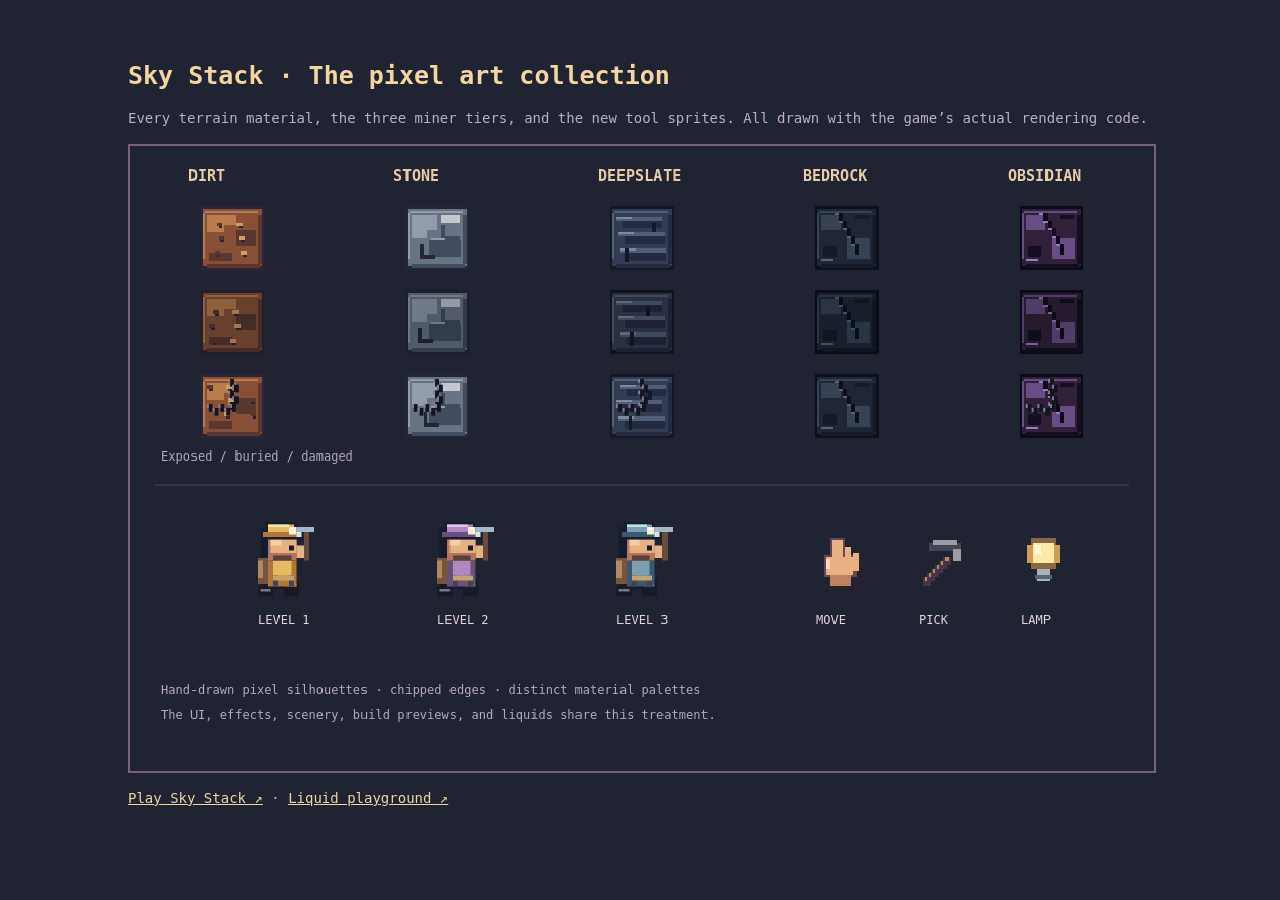
<file: sky-stack/tests/art.html>
<!doctype html><html lang="en"><meta charset="utf-8"><meta name="viewport" content="width=device-width,initial-scale=1"><title>Sky Stack · Pixel art collection</title>
<style>body{margin:0;background:#202332;color:#eee2df;font:14px monospace}main{max-width:1024px;margin:24px auto;padding:20px}h1{font-size:25px;color:#f2d59f}p{color:#beadc8;line-height:1.7}canvas{display:block;width:100%;height:auto;image-rendering:pixelated;border:2px solid #796080}a{color:#efd5a4}</style>
<main><h1>Sky Stack · The pixel art collection</h1><p>Every terrain material, the three miner tiers, and the new tool sprites. All drawn with the game’s actual rendering code.</p><canvas id="art" width="1000" height="610" aria-label="Five textured block materials, three miner levels, and custom pixel tools"></canvas><p><a href="../">Play Sky Stack ↗</a> · <a href="liquids.html">Liquid playground ↗</a></p></main>
<script>
var ctx=document.getElementById('art').getContext('2d'),B=32,W=1000,HH=610,cam={z:2};
var pickaxeTier=0,M={dirt:{},wood:{},leaves:{},stone:{},deepslate:{},bedrock:{},obsidian:{col:[]}},w2s=(x,y)=>({x,y}),terrainExposed=z=>!z.buried;
var draw=()=>{},cracks=()=>{},bg=()=>{},drawMiner,drawGoldBursts,preview;
(async()=>{
 for(const name of ['game-v31-obsidian-art.txt','game-v32-art-direction.txt']){let t=await (await fetch('../'+name)).text();if(name.includes('v32'))t=t.slice(0,t.indexOf('function installArtUiV32'));(0,eval)(t)}
 const icons=['move','pick','lamp'].map(name=>{const image=new Image();image.src=artIconV32(name);return image});
 function frame(now){
 ctx.fillStyle='#202332';ctx.fillRect(0,0,W,HH);ctx.font='bold 15px monospace';
 const materials=['dirt','stone','deepslate','bedrock','obsidian'];
 for(let i=0;i<5;i++){
  const x=100+i*200;ctx.fillStyle='#e8cba7';ctx.fillText(materials[i].toUpperCase(),x-43,34);
  for(let y=0;y<3;y++){
   draw({position:{x,y:90+y*82},angle:0,buried:y===1,game:{material:materials[i],w:31,h:31,cx:i,cy:30+y,terrain:true,max:materials[i]==='bedrock'?Infinity:10,hits:y===2?5:0}});
  }
 }
 ctx.font='12px monospace';ctx.fillStyle='#b6a8bf';ctx.fillText('Exposed / buried / damaged',30,307);
 ctx.fillStyle='#39334a';ctx.fillRect(24,330,952,2);
 for(let i=0;i<3;i++){
  ctx.save();ctx.translate(115+i*175,362);ctx.scale(2.5,2.5);artMinerV32(ctx,i+1,Math.floor(now/220)%2,true);ctx.restore();
  ctx.fillStyle='#e3d3df';ctx.fillText('LEVEL '+(i+1),125+i*175,467);
 }
 for(const [i,name] of ['move','pick','lamp'].entries()){
  const image=icons[i];
  if(image.complete){ctx.imageSmoothingEnabled=false;ctx.drawImage(image,660+i*100,375,64,64)}
  ctx.fillStyle='#e3d3df';ctx.fillText(name.toUpperCase(),670+i*100,467);
 }
 ctx.fillStyle='#b6a8bf';ctx.fillText('Hand-drawn pixel silhouettes · chipped edges · distinct material palettes',30,535);
 ctx.fillText('The UI, effects, scenery, build previews, and liquids share this treatment.',30,559);
 requestAnimationFrame(frame)
 }requestAnimationFrame(frame)
})().catch(e=>{console.error(e);document.querySelector('p').textContent=e.message});
</script></html>
</file>
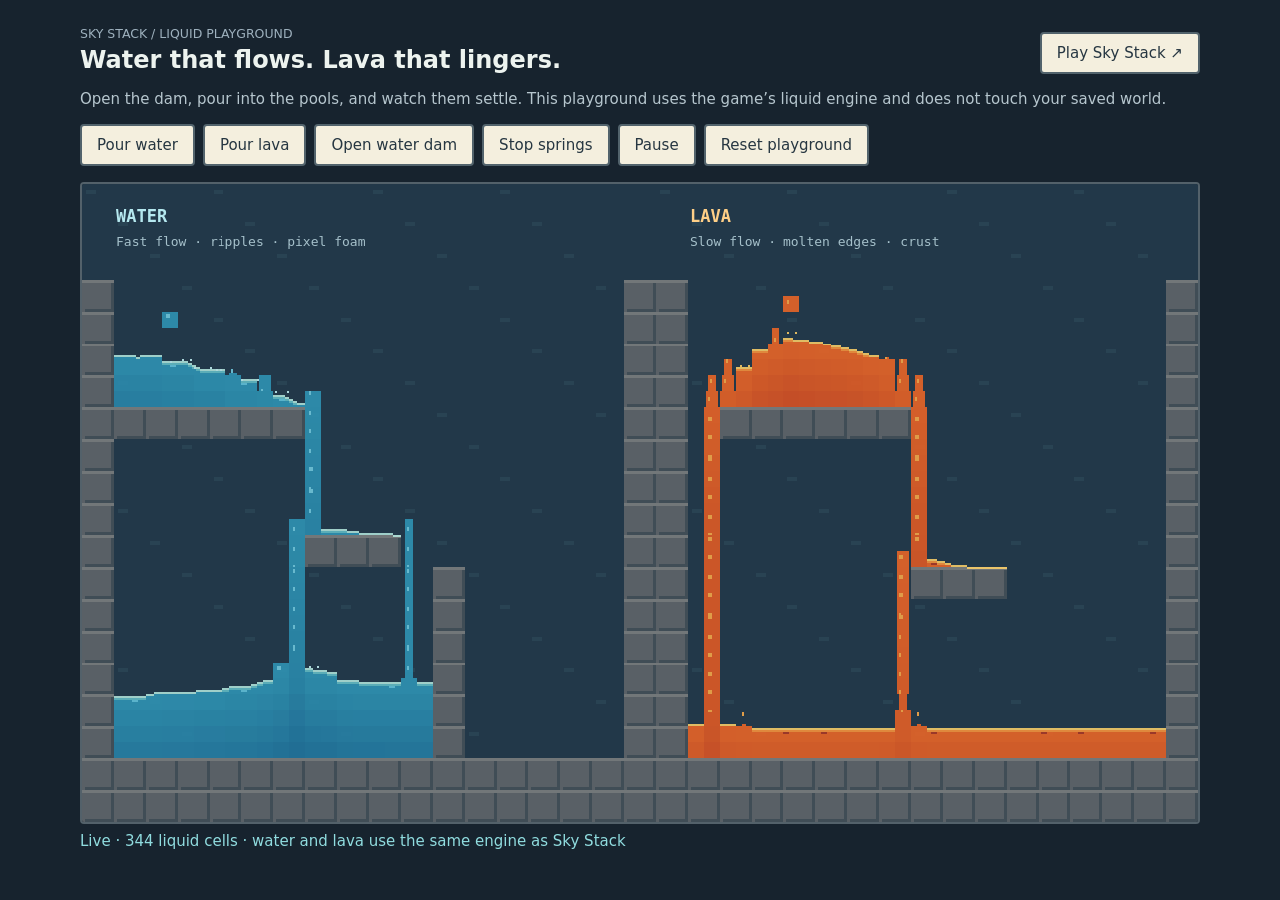
<file: sky-stack/tests/liquids.html>
<!doctype html>
<html lang="en"><meta charset="utf-8"><meta name="viewport" content="width=device-width,initial-scale=1">
<title>Sky Stack · Liquid playground</title>
<style>
*{box-sizing:border-box}body{margin:0;background:#17232e;color:#edf3ef;font:15px system-ui,sans-serif}main{max-width:1168px;margin:24px auto;padding:0 24px}h1{font-size:24px;margin:4px 0 8px}p{color:#b6c6ce;margin:8px 0 16px}.controls{display:flex;gap:8px;flex-wrap:wrap;margin:16px 0}button,a{font:inherit;padding:10px 15px;border:2px solid #52636c;border-radius:4px;background:#f4efde;color:#263641;text-decoration:none;cursor:pointer}button:active{transform:translateY(1px)}canvas{display:block;width:100%;height:auto;image-rendering:pixelated;border:2px solid #53616a;border-radius:4px}small{color:#9eb1be}#status{color:#90dcdf}header{display:flex;justify-content:space-between;gap:20px;align-items:center}
</style>
<main><header><div><small>SKY STACK / LIQUID PLAYGROUND</small><h1>Water that flows. Lava that lingers.</h1></div><a href="../">Play Sky Stack ↗</a></header>
<p>Open the dam, pour into the pools, and watch them settle. This playground uses the game’s liquid engine and does not touch your saved world.</p>
<div class="controls"><button id="water">Pour water</button><button id="lava">Pour lava</button><button id="dam" aria-pressed="false">Open water dam</button><button id="source" aria-pressed="true">Stop springs</button><button id="pause" aria-pressed="false">Pause</button><button id="reset">Reset playground</button></div>
<canvas id="scene" width="1120" height="640" aria-label="Water cascades on the left and a slower lava cascade on the right"></canvas><p id="status">Loading liquids…</p></main>
<script src="liquid-fixture.js"></script>
<script>
var ctx=document.getElementById('scene').getContext('2d');
(async()=>{
 for(const name of ['game-v22-liquid-engine.txt','game-v29-liquid-feel.txt']){const response=await fetch('../'+name);if(!response.ok)throw new Error(name);(0,eval)(await response.text())}
 liquidReactV22=()=>{};
 let springs=true,paused=false,dam=false,last=0,feed=0;
 const wall=(x,y)=>grid.set(key(x,y),true);
 function reset(){
  liquidV22Init();grid.clear();liquidSubV22.clear();liquidSubFlowV22.clear();liquidSubVisualV22.clear();liquidSubImpactV22.clear();liquidClockV29=null;liquidAccumulatorV29=0;feed=0;dam=false;
  for(let x=0;x<35;x++)for(let y=18;y<20;y++)wall(x,y);
  for(let y=3;y<18;y++){wall(0,y);wall(17,y);wall(18,y);wall(34,y)}
  for(let x=1;x<7;x++)wall(x,7);
  for(let x=20;x<26;x++)wall(x,7);
  for(let x=7;x<10;x++)wall(x,11);
  for(let x=26;x<29;x++)wall(x,12);
  for(let y=12;y<18;y++)wall(11,y);
  for(let x=1;x<11;x++)for(let y=16;y<18;y++)liquidSeedTileV22(x,y,'water',.95);
  for(let x=19;x<34;x++)for(let y=17;y<18;y++)liquidSeedTileV22(x,y,'lava',.95);
  for(let x=1;x<7;x++)for(let y=5;y<7;y++)liquidSeedTileV22(x,y,'water',1);
  for(let x=20;x<26;x++)for(let y=5;y<7;y++)liquidSeedTileV22(x,y,'lava',1);
  document.getElementById('dam').textContent='Open water dam';document.getElementById('dam').setAttribute('aria-pressed','false');
 }
 reset();
 document.getElementById('water').onclick=()=>{for(let x=4;x<10;x++)liquidSubPutV22(x,6,'water',3)};
 document.getElementById('lava').onclick=()=>{for(let x=43;x<49;x++)liquidSubPutV22(x,6,'lava',3)};
 document.getElementById('dam').onclick=e=>{dam=!dam;for(let y=12;y<18;y++){if(dam)grid.delete(key(11,y));else{wall(11,y);for(let sx=22;sx<24;sx++)for(let sy=y*2;sy<y*2+2;sy++)liquidSubV22.delete(key(sx,sy))}}e.target.textContent=dam?'Close water dam':'Open water dam';e.target.setAttribute('aria-pressed',String(dam))};
 document.getElementById('source').onclick=e=>{springs=!springs;e.target.textContent=springs?'Stop springs':'Start springs';e.target.setAttribute('aria-pressed',String(springs))};
 document.getElementById('pause').onclick=e=>{paused=!paused;liquidClockV29=null;e.target.textContent=paused?'Resume':'Pause';e.target.setAttribute('aria-pressed',String(paused))};
 document.getElementById('reset').onclick=reset;
 let drawTime=0;
 function frame(now){
  const dt=Math.min(50,now-last);last=now;
  if(!paused){drawTime+=dt;if(springs){feed+=dt;while(feed>=100){feed-=100;liquidSubPutV22(5,6,'water',.32);liquidSubPutV22(44,6,'lava',.18)}}updateLiquids(now)}
  ctx.fillStyle='#223849';ctx.fillRect(0,0,W,HH);
  ctx.fillStyle='#294353';for(let x=0;x<35;x++)for(let y=0;y<18;y++)if((x*7+y*11)%9<2)ctx.fillRect(x*32+4,y*32+6,10,4);
  for(const k of grid.keys()){
   const [x,y]=k.split(',').map(Number);ctx.fillStyle='#596066';ctx.fillRect(x*32,y*32,32,32);ctx.fillStyle='#727779';ctx.fillRect(x*32,y*32,32,3);ctx.fillStyle='#404d56';ctx.fillRect(x*32+29,y*32+3,3,29);ctx.fillRect(x*32+3,y*32+29,26,3);
  }
  drawMappedLiquids(drawTime);
  ctx.font='bold 17px monospace';ctx.fillStyle='#b5e8ef';ctx.fillText('WATER',34,38);ctx.fillStyle='#ffcf87';ctx.fillText('LAVA',610,38);
  ctx.font='13px monospace';ctx.fillStyle='#a6c1cb';ctx.fillText('Fast flow · ripples · pixel foam',34,62);ctx.fillText('Slow flow · molten edges · crust',610,62);
  document.getElementById('status').textContent=paused?'Paused':`Live · ${liquidSubV22.size} liquid cells · water and lava use the same engine as Sky Stack`;
  requestAnimationFrame(frame)
 }
 requestAnimationFrame(frame)
})().catch(e=>{console.error(e);document.getElementById('status').textContent=e.message});
</script></html>
</file>
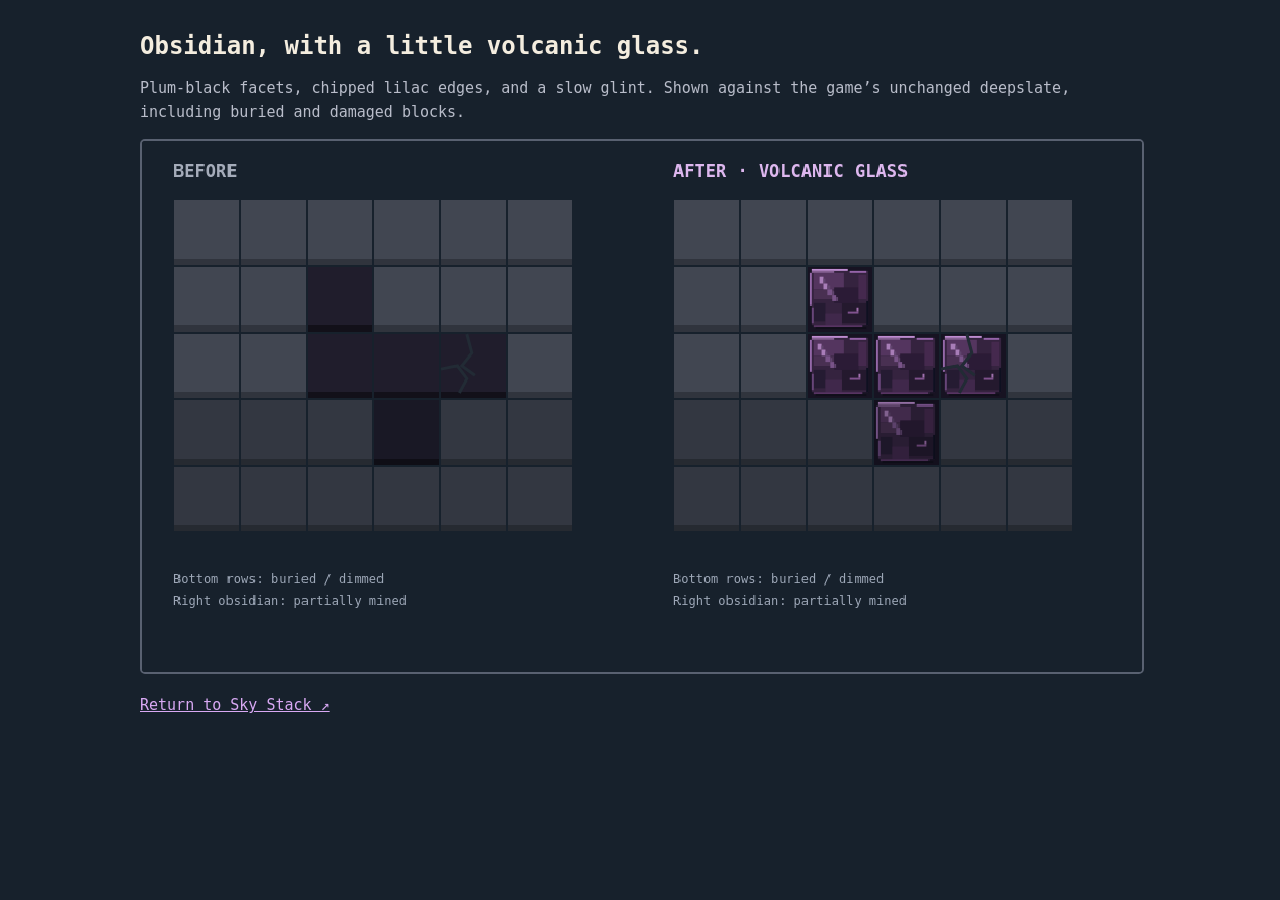
<file: sky-stack/tests/obsidian.html>
<!doctype html><html lang="en"><meta charset="utf-8"><meta name="viewport" content="width=device-width,initial-scale=1"><title>Sky Stack · Obsidian material preview</title>
<style>body{margin:0;background:#17212c;color:#f4eddf;font:15px ui-monospace,monospace}main{max-width:1000px;margin:32px auto;padding:0 20px}h1{font-size:24px}p{color:#b9bdca;line-height:1.6}canvas{width:100%;height:auto;image-rendering:pixelated;border:2px solid #596171;border-radius:5px}a{color:#d9a9f4}</style>
<main><h1>Obsidian, with a little volcanic glass.</h1><p>Plum-black facets, chipped lilac edges, and a slow glint. Shown against the game’s unchanged deepslate, including buried and damaged blocks.</p><canvas id="art" width="960" height="510" aria-label="Before and after comparison of obsidian embedded in deepslate"></canvas><p><a href="../">Return to Sky Stack ↗</a></p></main>
<script>
var canvas=document.getElementById('art'),ctx=canvas.getContext('2d'),B=32,W=960,HH=510,cam={z:2};
var M={deepslate:{col:['#414651','#30343d']},obsidian:{col:['#201d2c','#121019']}};
var w2s=(x,y)=>({x,y}),terrainExposed=z=>!z.buried;
(async()=>{
 const text=await (await fetch('../game-v8-part3.txt')).text();
 (0,eval)(text.slice(text.indexOf('function cracks('),text.indexOf('function drawMiner(')));
 const original=draw;
 (0,eval)(await (await fetch('../game-v31-obsidian-art.txt')).text());
 const improved=draw;
 function frame(){
  ctx.fillStyle='#17212c';ctx.fillRect(0,0,W,HH);
  for(let side=0;side<2;side++){
   ctx.fillStyle=side?'#ddb7ee':'#a5acba';ctx.font='bold 17px monospace';ctx.fillText(side?'AFTER · VOLCANIC GLASS':'BEFORE',side*480+30,35);
   for(let y=0;y<5;y++)for(let x=0;x<6;x++){
    const obs=(y===1&&x===2)||(y===2&&x>=2&&x<=4)||(y===3&&x===3);
    const z={position:{x:side*480+62+x*64,y:88+y*64},angle:0,buried:y>=3,game:{material:obs?'obsidian':'deepslate',w:31,h:31,cx:x,cy:y+30,terrain:true,max:10,hits:y===2&&x===4?5:0}};
    M.obsidian.col=side?['#302039','#130f20']:['#201d2c','#121019'];(side?improved:original)(z);
   }
   ctx.fillStyle='#9ea8b8';ctx.font='12px monospace';ctx.fillText('Bottom rows: buried / dimmed',side*480+30,425);
   ctx.fillText('Right obsidian: partially mined',side*480+30,446);
  }
  requestAnimationFrame(frame)
 }
 frame()
})().catch(e=>{console.error(e);document.querySelector('p').textContent=e.message});
</script></html>
</file>
<file: ctrl-alt-del/play.css>
:root {
  --ink:#07050d;
  --panel:rgba(8,6,17,.88);
  --cyan:#39f2df;
  --pink:#ff39cb;
  --amber:#ffb84a;
  --red:#ff5269;
  --purple:#8e62ff;
  --text:#f8f3ff;
  --muted:#aba4c0;
  --line:rgba(255,255,255,.13);
}

*{box-sizing:border-box;-webkit-tap-highlight-color:transparent;-webkit-user-select:none;user-select:none;-webkit-touch-callout:none}
html,body{margin:0;width:100%;height:100%;overflow:hidden;background:var(--ink);color:var(--text);font-family:"Courier New",ui-monospace,monospace;overscroll-behavior:none;-webkit-text-size-adjust:100%}
body{position:fixed;inset:0;width:100vw;height:100dvh}
button{font:inherit;color:inherit;-webkit-appearance:none;appearance:none}
button,canvas{-webkit-user-drag:none}
.menu-root,.mode-picker{touch-action:pan-y}
.game-shell,.game-shell *{touch-action:none}
.game-shell{overscroll-behavior:none}
.game-shell.game-input-active{cursor:default}
.hidden{display:none!important}

#wallpaper{position:fixed;inset:0;width:100vw;height:100vh;image-rendering:pixelated;image-rendering:crisp-edges;background:#100c20}
.crt{position:fixed;inset:0;pointer-events:none;z-index:4;background:repeating-linear-gradient(to bottom,rgba(255,255,255,.035) 0,rgba(255,255,255,.035) 1px,transparent 1px,transparent 4px),radial-gradient(circle at 50% 50%,transparent 0 52%,rgba(0,0,0,.6) 100%);mix-blend-mode:screen}

.menu-root{position:relative;z-index:5;width:100%;height:100dvh;display:grid;grid-template-rows:auto 1fr auto;padding:max(10px,env(safe-area-inset-top)) max(14px,env(safe-area-inset-right)) max(10px,env(safe-area-inset-bottom)) max(14px,env(safe-area-inset-left))}
.hud-top,.hud-bottom{display:flex;justify-content:space-between;align-items:center;gap:12px;font-size:clamp(8px,1.2vw,12px);letter-spacing:.08em;color:var(--muted);text-shadow:1px 1px 0 #000}
.hud-top b{color:var(--red)}
.pulse{display:inline-block;width:7px;height:7px;background:var(--pink);box-shadow:0 0 12px var(--pink);margin-right:7px;animation:blink 1.1s steps(1) infinite}
.hud-bottom{border-top:1px solid var(--line);padding-top:7px}
#statusText{color:var(--amber);text-align:center;white-space:nowrap;overflow:hidden;text-overflow:ellipsis;max-width:50vw}

.hero{display:grid;grid-template-columns:minmax(240px,.86fr) minmax(320px,1.14fr);align-items:center;gap:clamp(18px,5vw,80px);width:min(1200px,100%);margin:auto;padding:8px 0}
.brand-block{align-self:center}
.overline{font-size:clamp(8px,1vw,11px);font-weight:700;letter-spacing:.14em;color:var(--cyan);margin-bottom:8px}
.brand-block h1{margin:0;display:grid;line-height:.72;width:max-content;transform:skewX(-5deg)}
.brand-block h1 span{font-family:Impact,Haettenschweiler,"Arial Narrow Bold",sans-serif;font-size:clamp(54px,8.5vw,118px);letter-spacing:-.055em;color:transparent;-webkit-text-stroke:2px currentColor;filter:drop-shadow(4px 4px 0 #000)}
.brand-block h1 span:nth-child(1){color:var(--cyan)}
.brand-block h1 span:nth-child(2){color:var(--pink);margin-left:30px}
.brand-block h1 span:nth-child(3){color:var(--amber);margin-left:8px}
.subline{font-size:clamp(8px,1.25vw,13px);font-weight:900;letter-spacing:.16em;margin-top:16px;text-shadow:2px 2px 0 #000}

.menu-panel{width:100%;max-height:72vh;overflow:auto;scrollbar-width:none;justify-self:end}
.menu-panel::-webkit-scrollbar{display:none}
.menu-title{display:flex;align-items:flex-end;justify-content:space-between;gap:12px;border-bottom:1px solid var(--line);padding-bottom:8px;margin-bottom:10px}
.menu-title strong{font-size:clamp(13px,2vw,22px);color:var(--cyan);letter-spacing:.12em}
.menu-title span{font-size:8px;color:var(--muted)}
.menu-list{display:grid;gap:6px}
.menu-btn,.chapter-btn,.episode-btn,.small-btn{border:1px solid var(--line);background:linear-gradient(90deg,rgba(11,8,23,.95),rgba(25,13,41,.72));text-align:left;cursor:pointer}
.menu-btn{padding:clamp(9px,1.6vh,14px) 18px;font-size:clamp(12px,1.55vw,18px);font-weight:900;letter-spacing:.11em;position:relative}
.menu-btn::before{content:">";color:transparent;margin-right:8px}
.menu-btn:hover,.menu-btn:focus-visible,.menu-btn.active{outline:none;background:var(--cyan);color:#04110f;border-color:var(--cyan);transform:translateX(-5px);box-shadow:5px 5px 0 rgba(0,0,0,.5)}
.menu-btn:hover::before,.menu-btn:focus-visible::before,.menu-btn.active::before{color:#04110f}
.menu-btn.primary{border-left:3px solid var(--pink)}

.episode-list{display:grid;grid-template-columns:repeat(3,1fr);gap:8px}
.episode-btn{min-height:105px;padding:11px;position:relative;overflow:hidden}
.episode-btn::after{content:"";position:absolute;right:-24px;bottom:-24px;width:80px;height:80px;border:1px solid rgba(57,242,223,.22);transform:rotate(45deg)}
.episode-btn:hover:not(:disabled),.episode-btn:focus-visible:not(:disabled){outline:1px solid var(--cyan);border-color:var(--cyan);background:rgba(10,25,28,.93)}
.episode-btn:disabled{opacity:.45}
.episode-num{display:block;color:var(--pink);font-size:9px;letter-spacing:.18em;margin-bottom:9px}
.episode-btn strong{display:block;font-size:clamp(12px,1.5vw,18px);line-height:1.05;margin-bottom:8px}
.episode-btn small{display:block;color:var(--muted);font-size:8px;line-height:1.35}

.chapter-grid{display:grid;grid-template-columns:1fr 1fr;gap:6px}
.chapter-btn{padding:9px 10px;display:grid;grid-template-columns:32px 1fr;align-items:center;gap:8px;font-size:9px;line-height:1.25}
.chapter-btn:hover,.chapter-btn:focus-visible{outline:none;border-color:var(--pink);background:rgba(255,57,203,.08)}
.chapter-btn .idx{color:var(--cyan)}
.chapter-btn.weird{border-color:rgba(255,184,74,.5);box-shadow:inset 0 0 0 1px rgba(255,184,74,.08)}
.chapter-btn.weird::after{content:"???";color:var(--amber);font-size:8px;justify-self:end;grid-column:2}
.nav-row{display:flex;gap:8px;margin-top:10px;flex-wrap:wrap}
.small-btn{padding:8px 10px;font-size:9px}
.small-btn:hover{border-color:var(--cyan);color:var(--cyan)}

.rotate-gate{display:none;position:fixed;inset:0;z-index:99;background:#07050d;color:#fff;align-items:center;justify-content:center;flex-direction:column;text-align:center;gap:8px;padding:24px}
.rotate-gate strong{color:var(--cyan);font-size:20px;letter-spacing:.12em}
.rotate-gate span{color:var(--muted);font-size:11px}
.rotate-icon{padding:7px 10px;border:2px solid var(--pink);color:var(--pink);font-size:11px;font-weight:900;letter-spacing:.16em;animation:rotateNudge 1.4s ease-in-out infinite}

.mode-picker{position:fixed;inset:0;z-index:20;background:rgba(3,2,8,.82);backdrop-filter:blur(5px);display:grid;place-items:center;padding:max(10px,env(safe-area-inset-top)) max(12px,env(safe-area-inset-right)) max(10px,env(safe-area-inset-bottom)) max(12px,env(safe-area-inset-left))}
.glitch-card{width:min(1000px,96vw);border:1px solid rgba(57,242,223,.5);background:#090613;box-shadow:8px 8px 0 #000,0 0 40px rgba(142,98,255,.18);padding:clamp(12px,2vw,22px);position:relative;overflow:hidden}
.glitch-card::before{content:"";position:absolute;left:0;right:0;top:0;height:2px;background:var(--pink);animation:scanDown 2.7s linear infinite}
.glitch-kicker{font-size:8px;letter-spacing:.18em;color:var(--red);margin-bottom:5px}
.glitch-card h2{margin:0;color:var(--cyan);font-size:clamp(15px,2.1vw,24px);letter-spacing:.08em;text-shadow:2px 2px 0 #000}
.glitch-card>p{margin:6px 0 12px;color:var(--muted);font-size:9px}
.mode-grid{display:grid;grid-template-columns:repeat(2,minmax(0,1fr));gap:10px}
.mode-card{border:1px solid var(--line);background:#100b1d;padding:10px;text-align:left;cursor:pointer;display:grid;grid-template-rows:auto auto auto 1fr;min-height:175px;position:relative;overflow:hidden}
.mode-card:hover,.mode-card:focus-visible{outline:none;transform:translateY(-3px);border-color:var(--cyan);box-shadow:0 5px 0 rgba(0,0,0,.5)}
.mode-number{font-size:8px;color:var(--amber);margin-bottom:5px}
.mode-card strong{font-size:clamp(11px,1.7vw,18px);color:#fff}
.mode-card small{font-size:8px;color:var(--muted);line-height:1.35;margin-top:3px}
.mini-scene{display:block;align-self:end;height:66px;margin-top:9px;image-rendering:pixelated;border:1px solid rgba(255,255,255,.08);position:relative;background:#171027;overflow:hidden}
.scene-platformer{background:linear-gradient(#3a1f4c 0 58%,#151124 58% 72%,#05060b 72%)}
.scene-platformer::before{content:"";position:absolute;left:16%;bottom:18%;width:6px;height:20px;background:var(--cyan);box-shadow:80px -2px 0 4px #492347,88px -2px 0 4px #101019,54px -16px 0 1px var(--pink),58px -16px 0 1px var(--pink)}
.scene-platformer::after{content:"";position:absolute;left:25%;bottom:32%;width:28px;height:2px;background:var(--pink);box-shadow:90px -20px 0 var(--amber)}
.scene-fps{background:linear-gradient(135deg,#321d49,#0b0a11 42%,#1c1230 43% 57%,#08070d 58%)}
.scene-fps::before{content:"";position:absolute;left:50%;bottom:3px;transform:translateX(-50%);border-left:18px solid transparent;border-right:18px solid transparent;border-bottom:50px solid rgba(57,242,223,.16)}
.scene-fps::after{content:"";position:absolute;left:48%;bottom:25px;width:8px;height:15px;background:#8b1b45;box-shadow:-2px 5px 0 #1a1018,10px 0 0 -2px var(--pink)}
.text-button{margin-top:10px;border:0;background:transparent;color:var(--muted);font-size:8px;cursor:pointer;padding:5px 0}
.text-button:hover{color:var(--cyan)}

.game-shell{position:fixed;inset:0;z-index:30;background:#020208;display:grid;place-items:center;padding:max(2px,env(safe-area-inset-top)) max(2px,env(safe-area-inset-right)) max(2px,env(safe-area-inset-bottom)) max(2px,env(safe-area-inset-left))}
.game-frame{width:min(100vw,calc(100dvh * 16 / 9));height:min(100dvh,calc(100vw * 9 / 16));position:relative;background:#000;overflow:hidden;border:1px solid #21172e}
#gameCanvas{position:absolute;inset:0;width:100%;height:100%;image-rendering:pixelated;image-rendering:crisp-edges;background:#090712}
.game-topbar{position:absolute;z-index:5;top:0;left:0;right:0;height:22px;display:flex;align-items:center;justify-content:space-between;padding:0 6px;background:linear-gradient(rgba(4,3,9,.9),rgba(4,3,9,.45));font-size:7px;letter-spacing:.08em;text-shadow:1px 1px 0 #000;pointer-events:none}
.game-topbar>div:first-child{display:flex;align-items:center;gap:7px}
.exit-button{pointer-events:auto;min-width:34px;height:18px;border:1px solid rgba(255,255,255,.2);background:#170d20;color:#fff;display:grid;place-items:center;line-height:1;cursor:pointer;padding:0 4px;font-size:7px;font-weight:900}
.exit-button:active{background:var(--red)}
#gameTitle{color:var(--cyan);font-weight:900}
#gameMeta{color:var(--muted)}
.touch-controls{position:absolute;z-index:6;inset:0;pointer-events:none;--control-size:clamp(48px,13.5vh,64px)}
.look-zone{position:absolute;z-index:1;top:22px;right:0;bottom:0;width:68%;pointer-events:auto;touch-action:none;cursor:grab}
.look-zone.active{cursor:grabbing}
.look-hint{position:absolute;right:22%;top:38%;padding:4px 7px;border:1px solid rgba(57,242,223,.22);background:rgba(5,4,12,.34);color:rgba(207,255,248,.58);font-size:7px;letter-spacing:.12em;pointer-events:none}
.virtual-stick{position:absolute;z-index:3;left:max(20px,calc(env(safe-area-inset-left) + 8px));bottom:max(16px,calc(env(safe-area-inset-bottom) + 6px));width:calc(var(--control-size) * 1.45);height:calc(var(--control-size) * 1.45);border:2px solid rgba(57,242,223,.5);background:rgba(7,10,18,.58);box-shadow:inset 0 0 0 5px rgba(0,0,0,.2),0 0 16px rgba(57,242,223,.09);pointer-events:auto;touch-action:none;user-select:none}
.stick-cross::before,.stick-cross::after{content:"";position:absolute;left:50%;top:50%;transform:translate(-50%,-50%);background:rgba(57,242,223,.18);pointer-events:none}
.stick-cross::before{width:70%;height:1px}.stick-cross::after{width:1px;height:70%}
.stick-knob{position:absolute;left:50%;top:50%;width:calc(var(--control-size) * .58);height:calc(var(--control-size) * .58);transform:translate(-50%,-50%);border:2px solid var(--cyan);background:rgba(20,57,60,.88);box-shadow:inset 0 0 0 3px rgba(0,0,0,.24)}
.stick-caption{position:absolute;left:50%;top:-11px;transform:translateX(-50%);font-size:7px;color:#cffff8;letter-spacing:.14em;text-shadow:1px 1px #000}
.action-cluster{position:absolute;z-index:4;right:max(20px,calc(env(safe-area-inset-right) + 8px));bottom:max(14px,calc(env(safe-area-inset-bottom) + 5px));display:grid;grid-template-columns:calc(var(--control-size) * .88) var(--control-size);grid-template-rows:repeat(2,calc(var(--control-size) * .78));gap:6px;pointer-events:none}
.touch-btn{border:2px solid rgba(255,255,255,.3);background:rgba(8,7,18,.76);color:#fff;display:grid;place-items:center;font-size:clamp(8px,2.2vh,11px);font-weight:900;letter-spacing:.04em;user-select:none;touch-action:none;pointer-events:auto;box-shadow:inset 0 0 0 3px rgba(0,0,0,.24),3px 3px 0 rgba(0,0,0,.32)}
.touch-btn.fire{grid-column:2;grid-row:1 / span 2;border-color:rgba(255,57,203,.82);background:rgba(87,11,69,.76);color:#fff0fb}
.touch-btn.punch{grid-column:1;grid-row:2;border-color:rgba(255,184,74,.72);color:#fff0cf}
.touch-btn.jump{grid-column:1;grid-row:1;border-color:rgba(57,242,223,.72);color:#cffff8}
.touch-btn:active,.touch-btn.pressed{background:rgba(57,242,223,.38);transform:translate(1px,1px);box-shadow:inset 0 0 0 3px rgba(0,0,0,.2)}
.desktop-hint{position:absolute;z-index:2;left:50%;bottom:7px;transform:translateX(-50%);padding:3px 6px;background:rgba(4,3,9,.52);color:rgba(255,255,255,.52);font-size:7px;letter-spacing:.08em;white-space:nowrap}
.game-message{position:absolute;z-index:10;left:50%;top:50%;transform:translate(-50%,-50%);min-width:220px;max-width:75%;padding:14px;border:1px solid var(--cyan);background:rgba(6,5,15,.95);text-align:center;font-size:9px;line-height:1.5;box-shadow:7px 7px 0 #000}
.game-message strong{display:block;color:var(--cyan);font-size:14px;margin-bottom:5px}
.game-message button{margin-top:8px;border:1px solid var(--pink);background:var(--pink);color:#170313;padding:7px 11px;font-weight:900;cursor:pointer}

@keyframes blink{0%,68%{opacity:1}69%,100%{opacity:.25}}
@keyframes rotateNudge{0%,100%{transform:rotate(-15deg)}50%{transform:rotate(35deg)}}
@keyframes scanDown{from{transform:translateY(0)}to{transform:translateY(380px)}}

@media (orientation:portrait) and (max-width:900px){.rotate-gate{display:flex}.menu-root,.mode-picker,.game-shell{visibility:hidden}}
@media (max-height:430px){
  .menu-root{padding-top:6px;padding-bottom:5px}
  .hud-top,.hud-bottom{font-size:7px}
  .hero{grid-template-columns:minmax(210px,.75fr) minmax(340px,1.25fr);gap:24px}
  .brand-block h1 span{font-size:clamp(46px,12vh,72px)}
  .subline{margin-top:9px;font-size:8px}
  .overline{font-size:7px}
  .menu-panel{max-height:74vh}
  .menu-btn{padding:7px 13px;font-size:10px}
  .episode-btn{min-height:90px;padding:8px}
  .chapter-btn{padding:6px 8px;font-size:8px}
  .mode-card{min-height:142px;padding:7px}
  .mini-scene{height:48px}
  .glitch-card{padding:10px}
  .glitch-card>p{margin:4px 0 8px}
}
@media (max-width:760px) and (orientation:landscape){
  .hero{grid-template-columns:200px 1fr;gap:18px}
  .brand-block h1 span{font-size:54px}
  .brand-block h1 span:nth-child(2){margin-left:20px}
  .subline{font-size:7px;letter-spacing:.08em}
  .episode-list{gap:5px}
  .episode-btn strong{font-size:11px}
  .episode-btn small{font-size:7px}
  .mode-grid{gap:5px}
  .touch-controls{--control-size:clamp(46px,14vh,58px)}
}

@media (hover:hover) and (pointer:fine){
  .virtual-stick,.action-cluster{opacity:.52}
}
</file>
